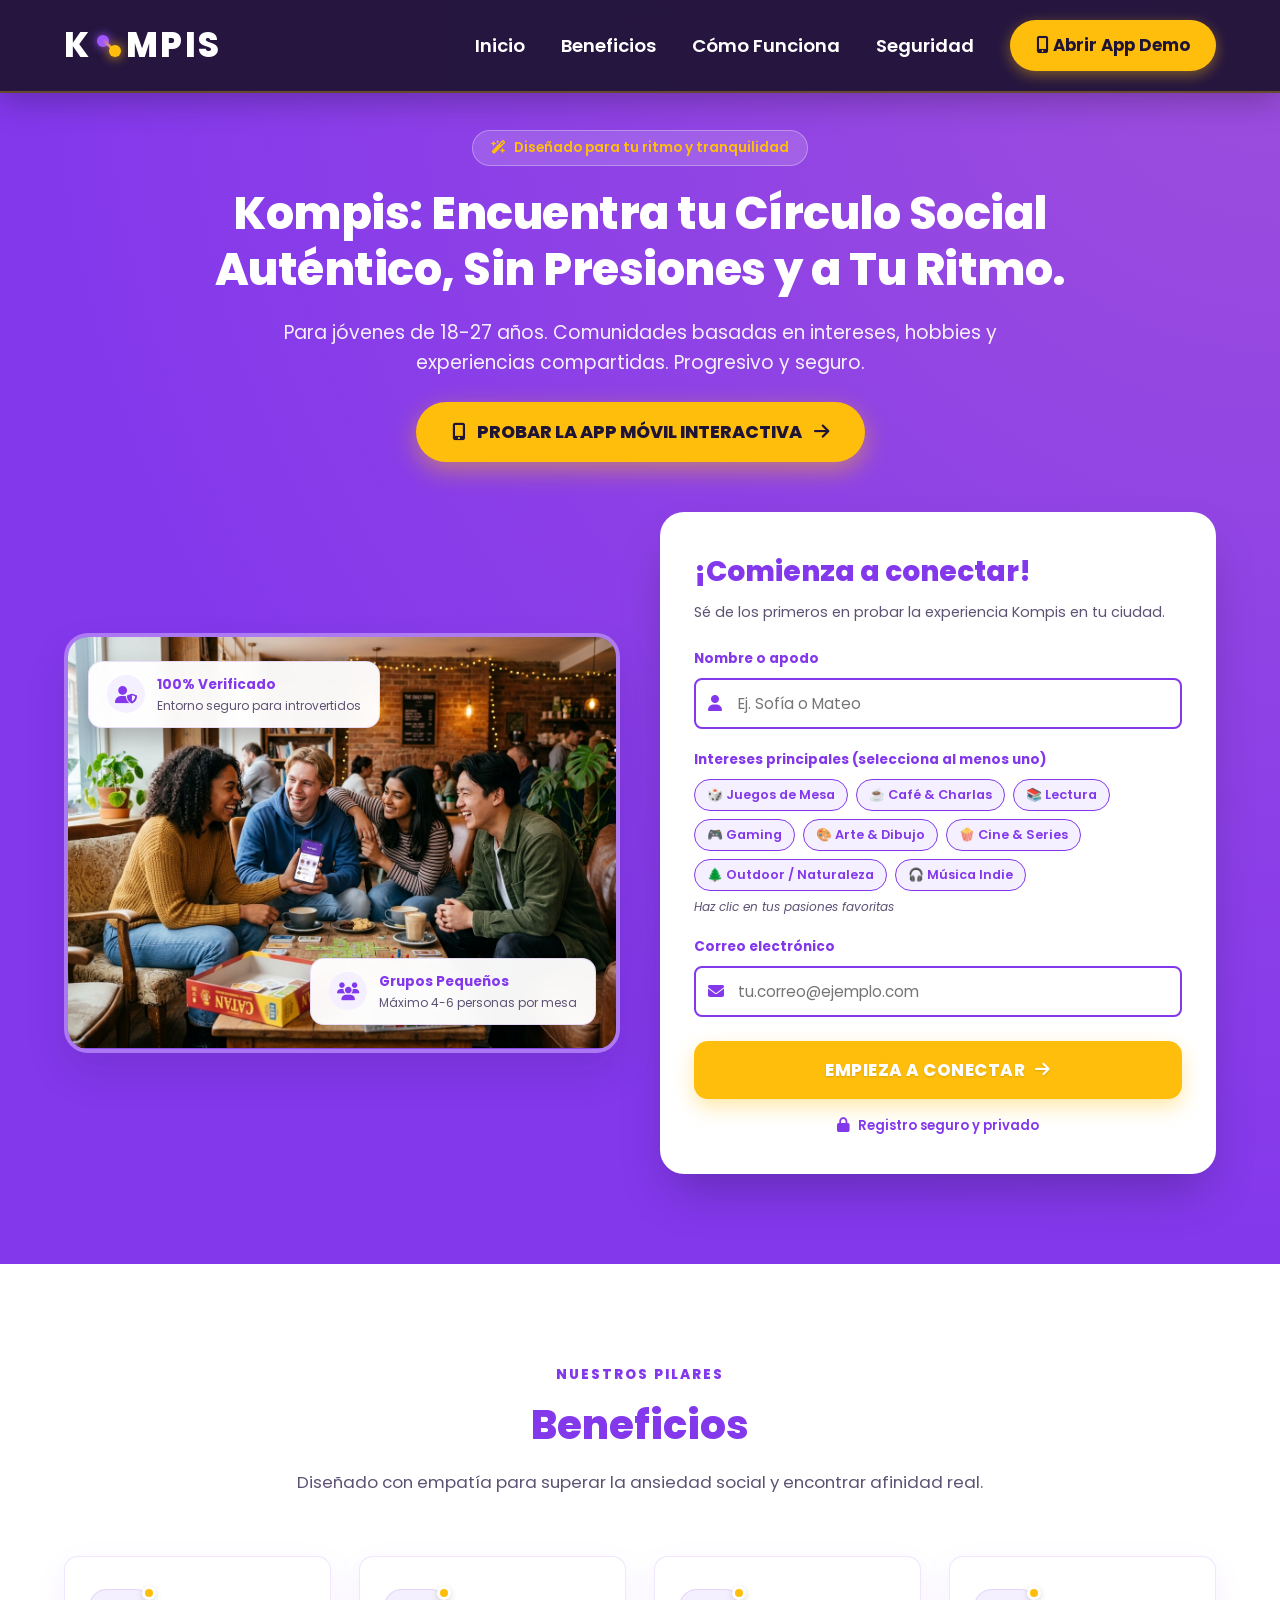
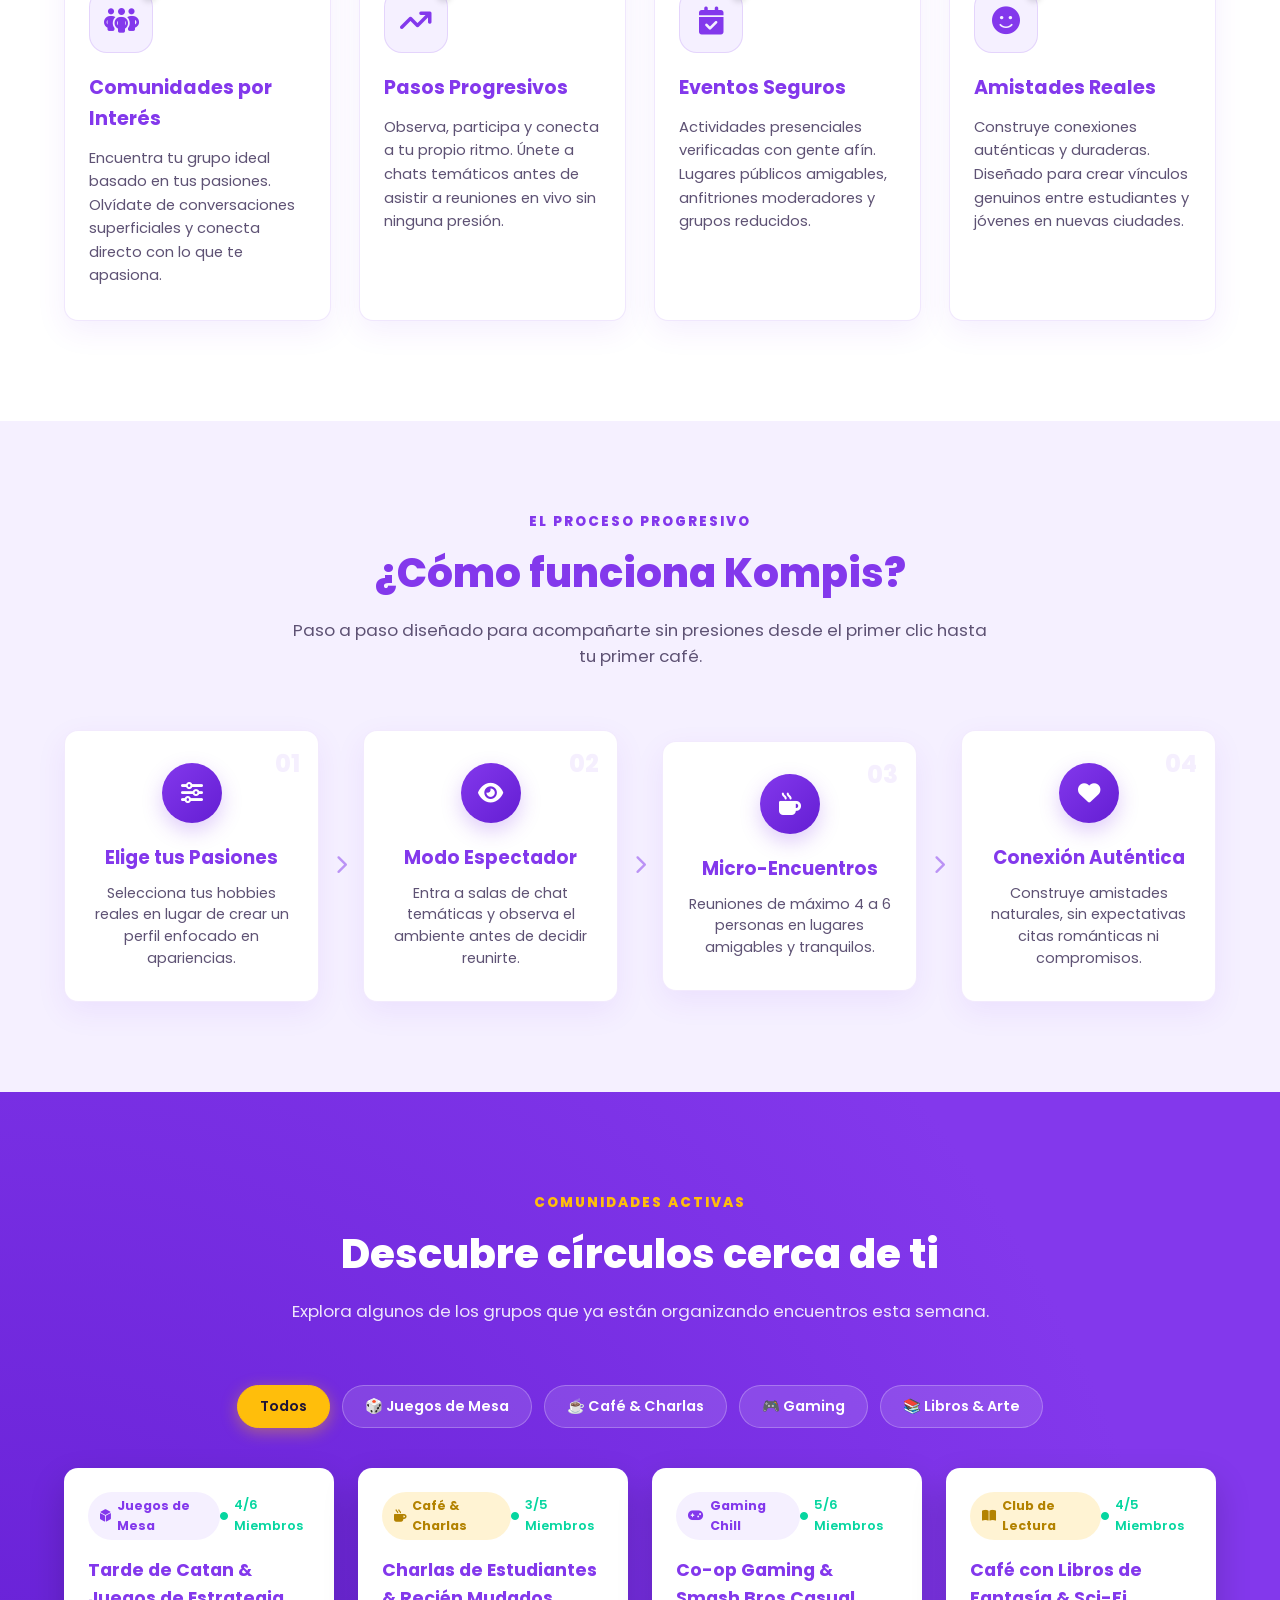
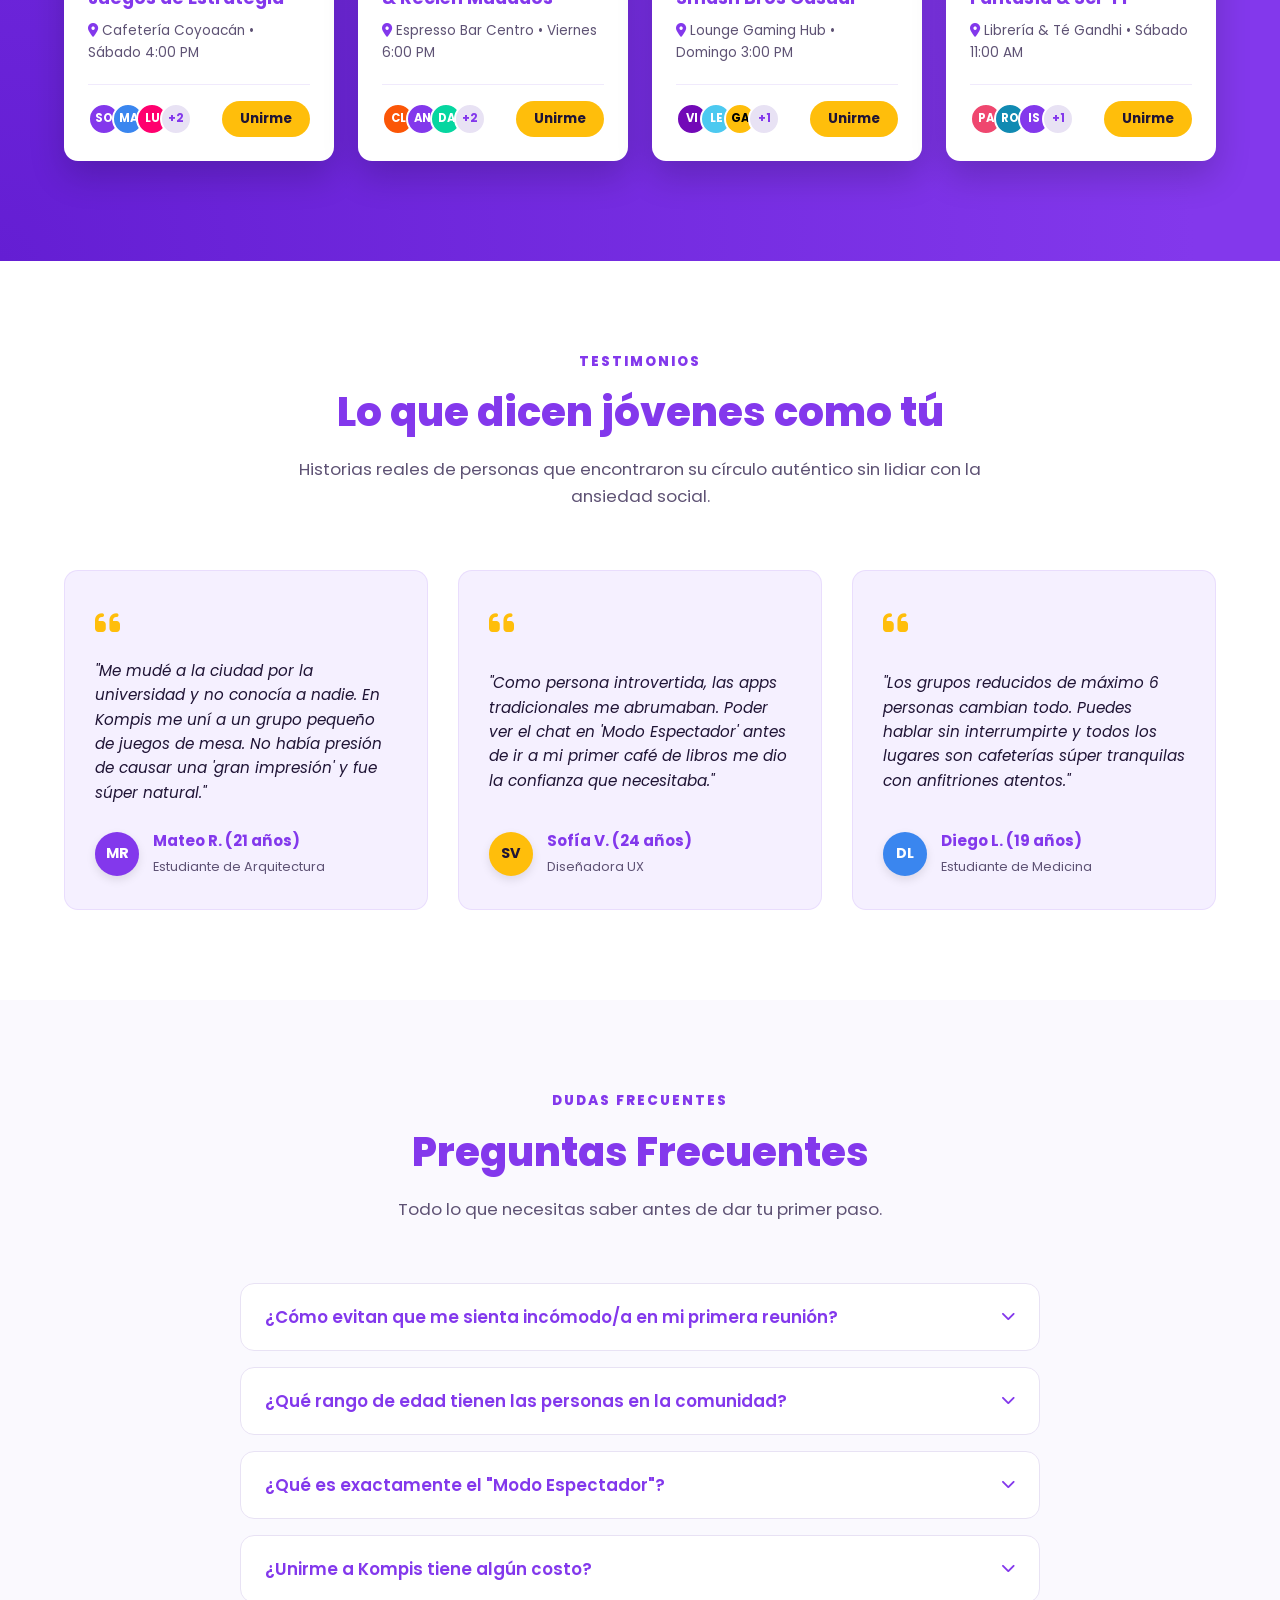
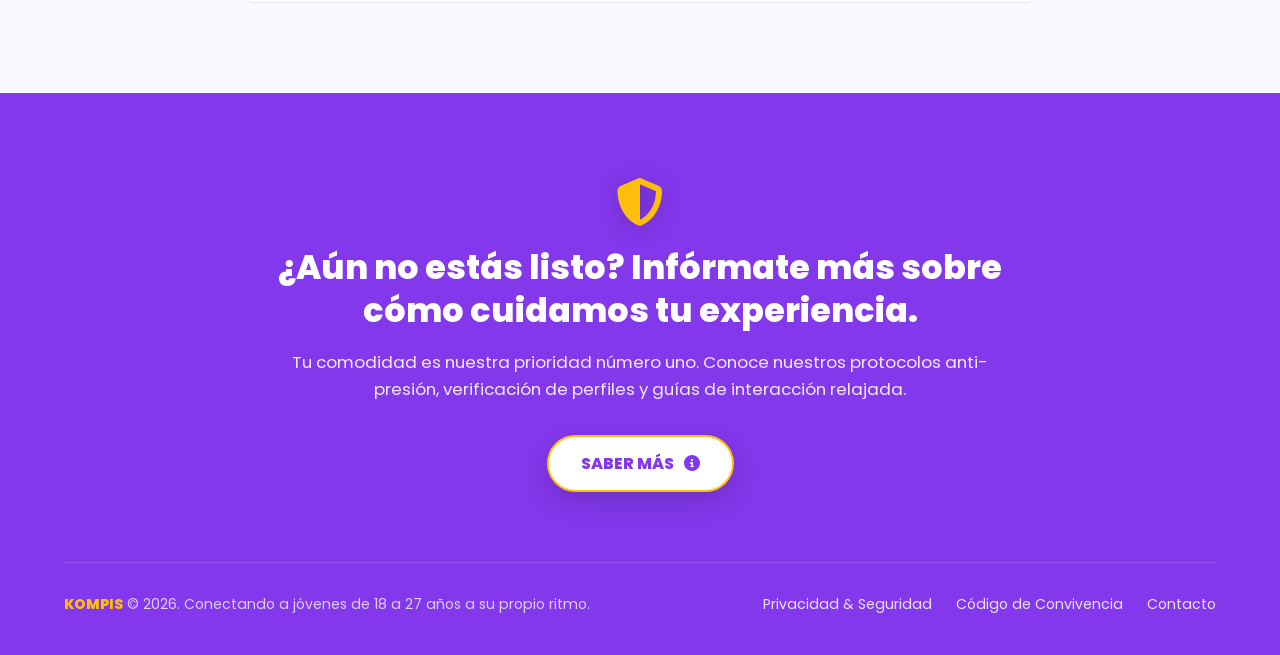
<file: index.html>
<!DOCTYPE html>
<html lang="es">
<head>
    <meta charset="UTF-8">
    <meta name="viewport" content="width=device-width, initial-scale=1.0">
    <title>Kompis - Encuentra tu Círculo Social Auténtico, Sin Presiones</title>
    <meta name="description" content="La app móvil para jóvenes de 18 a 27 años para conectar a su propio ritmo basada en intereses, hobbies y comunidades seguras.">
    <!-- Google Fonts: Poppins -->
    <link rel="preconnect" href="https://fonts.googleapis.com">
    <link rel="preconnect" href="https://fonts.gstatic.com" crossorigin>
    <link href="https://fonts.googleapis.com/css2?family=Poppins:wght@400;500;600;700;800&display=swap" rel="stylesheet">
    <!-- FontAwesome 6 Free Icons -->
    <link rel="stylesheet" href="https://cdnjs.cloudflare.com/ajax/libs/font-awesome/6.5.2/css/all.min.css">
    <link rel="stylesheet" href="styles.css">
</head>
<body>

    <!-- Background Connection Nodes Animation Canvas -->
    <canvas id="nodes-canvas"></canvas>

    <!-- Header -->
    <header class="main-header">
        <div class="container header-container">
            <a href="#" class="logo-link" id="header-logo">
                <div class="logo-text">
                    K<span class="logo-o"><span class="node-dot violet"></span><span class="node-line"></span><span class="node-dot yellow"></span></span>MPIS
                </div>
            </a>
            <nav class="main-nav">
                <a href="#hero" class="nav-link">Inicio</a>
                <a href="#beneficios" class="nav-link">Beneficios</a>
                <a href="#como-funciona" class="nav-link">Cómo Funciona</a>
                <a href="#seguridad" class="nav-link">Seguridad</a>
                <a href="app.html" class="nav-btn-cta"><i class="fa-solid fa-mobile-screen-button"></i> Abrir App Demo</a>
            </nav>
        </div>
    </header>

    <!-- Hero Section -->
    <section class="hero-section" id="hero">
        <div class="container hero-container">
            
            <!-- Hero Titles Header -->
            <div class="hero-header-content">
                <span class="badge-tag"><i class="fa-solid fa-wand-magic-sparkles"></i> Diseñado para tu ritmo y tranquilidad</span>
                <h1 class="hero-title">Kompis: Encuentra tu Círculo Social Auténtico, Sin Presiones y a Tu Ritmo.</h1>
                <p class="hero-subtitle">Para jóvenes de 18-27 años. Comunidades basadas en intereses, hobbies y experiencias compartidas. Progresivo y seguro.</p>
                
                <div class="hero-actions-container">
                    <a href="app.html" class="btn-hero-app-launch">
                        <i class="fa-solid fa-mobile-screen-button"></i>
                        <span>PROBAR LA APP MÓVIL INTERACTIVA</span>
                        <i class="fa-solid fa-arrow-right"></i>
                    </a>
                </div>
            </div>

            <!-- Hero Main Grid: Left Selling Image Card + Right Interactive Form -->
            <div class="hero-grid">
                
                <!-- Hero Selling Image Container (Left - Original Clean Framed Card) -->
                <div class="hero-image-wrapper">
                    <div class="hero-image-card">
                        <img src="hero_group.jpg" alt="Jóvenes compartiendo en un ambiente cómodo y auténtico con la app Kompis" class="hero-img">
                        
                        <!-- Floating Feature Pill 1 -->
                        <div class="floating-badge badge-1">
                            <div class="badge-icon"><i class="fa-solid fa-user-shield"></i></div>
                            <div class="badge-text">
                                <strong>100% Verificado</strong>
                                <span>Entorno seguro para introvertidos</span>
                            </div>
                        </div>

                        <!-- Floating Feature Pill 2 -->
                        <div class="floating-badge badge-2">
                            <div class="badge-icon"><i class="fa-solid fa-users"></i></div>
                            <div class="badge-text">
                                <strong>Grupos Pequeños</strong>
                                <span>Máximo 4-6 personas por mesa</span>
                            </div>
                        </div>
                    </div>
                </div>

                <!-- Hero Registration Form Panel (Right) -->
                <div class="hero-form-wrapper" id="registro">
                    <div class="form-card">
                        <h2 class="form-title">¡Comienza a conectar!</h2>
                        <p class="form-desc">Sé de los primeros en probar la experiencia Kompis en tu ciudad.</p>
                        
                        <form id="kompis-signup-form" onsubmit="handleFormSubmit(event)">
                            <div class="form-group">
                                <label for="name" class="form-label">Nombre o apodo</label>
                                <div class="input-with-icon">
                                    <i class="fa-solid fa-user input-icon"></i>
                                    <input type="text" id="name" class="form-input" placeholder="Ej. Sofía o Mateo" required>
                                </div>
                            </div>

                            <div class="form-group">
                                <label class="form-label">Intereses principales (selecciona al menos uno)</label>
                                <div class="interests-tag-cloud" id="tag-cloud">
                                    <button type="button" class="tag-btn" data-interest="Juegos de Mesa">🎲 Juegos de Mesa</button>
                                    <button type="button" class="tag-btn" data-interest="Café & Charlas">☕ Café & Charlas</button>
                                    <button type="button" class="tag-btn" data-interest="Lectura & Libros">📚 Lectura</button>
                                    <button type="button" class="tag-btn" data-interest="Videojuegos & Gaming">🎮 Gaming</button>
                                    <button type="button" class="tag-btn" data-interest="Arte & Ilustración">🎨 Arte & Dibujo</button>
                                    <button type="button" class="tag-btn" data-interest="Cine & Series">🍿 Cine & Series</button>
                                    <button type="button" class="tag-btn" data-interest="Senderismo">🌲 Outdoor / Naturaleza</button>
                                    <button type="button" class="tag-btn" data-interest="Música Indie">🎧 Música Indie</button>
                                </div>
                                <input type="hidden" id="selected-interests" name="interests" required>
                                <span class="interests-hint" id="interests-hint">Haz clic en tus pasiones favoritas</span>
                            </div>

                            <div class="form-group">
                                <label for="email" class="form-label">Correo electrónico</label>
                                <div class="input-with-icon">
                                    <i class="fa-solid fa-envelope input-icon"></i>
                                    <input type="email" id="email" class="form-input" placeholder="tu.correo@ejemplo.com" required>
                                </div>
                            </div>

                            <button type="submit" class="btn-cta-primary">
                                <span>EMPIEZA A CONECTAR</span>
                                <i class="fa-solid fa-arrow-right"></i>
                            </button>

                            <div class="security-privacy-note">
                                <i class="fa-solid fa-lock security-lock-icon"></i>
                                <span>Registro seguro y privado</span>
                            </div>
                        </form>
                    </div>
                </div>

            </div>
        </div>
    </section>

    <!-- Benefits Section -->
    <section class="benefits-section" id="beneficios">
        <div class="container">
            <div class="section-header">
                <span class="section-tag">NUESTROS PILARES</span>
                <h2 class="section-title">Beneficios</h2>
                <p class="section-subtitle">Diseñado con empatía para superar la ansiedad social y encontrar afinidad real.</p>
            </div>

            <div class="benefits-grid">
                
                <!-- Benefit 1 -->
                <div class="benefit-card">
                    <div class="benefit-icon-wrapper">
                        <div class="benefit-icon">
                            <i class="fa-solid fa-people-group"></i>
                            <span class="yellow-accent-dot"></span>
                        </div>
                    </div>
                    <h3 class="benefit-card-title">Comunidades por Interés</h3>
                    <p class="benefit-card-text">Encuentra tu grupo ideal basado en tus pasiones. Olvídate de conversaciones superficiales y conecta directo con lo que te apasiona.</p>
                </div>

                <!-- Benefit 2 -->
                <div class="benefit-card">
                    <div class="benefit-icon-wrapper">
                        <div class="benefit-icon">
                            <i class="fa-solid fa-arrow-trend-up"></i>
                            <span class="yellow-accent-dot"></span>
                        </div>
                    </div>
                    <h3 class="benefit-card-title">Pasos Progresivos</h3>
                    <p class="benefit-card-text">Observa, participa y conecta a tu propio ritmo. Únete a chats temáticos antes de asistir a reuniones en vivo sin ninguna presión.</p>
                </div>

                <!-- Benefit 3 -->
                <div class="benefit-card">
                    <div class="benefit-icon-wrapper">
                        <div class="benefit-icon">
                            <i class="fa-solid fa-calendar-check"></i>
                            <span class="yellow-accent-dot"></span>
                        </div>
                    </div>
                    <h3 class="benefit-card-title">Eventos Seguros</h3>
                    <p class="benefit-card-text">Actividades presenciales verificadas con gente afín. Lugares públicos amigables, anfitriones moderadores y grupos reducidos.</p>
                </div>

                <!-- Benefit 4 -->
                <div class="benefit-card">
                    <div class="benefit-icon-wrapper">
                        <div class="benefit-icon">
                            <i class="fa-solid fa-face-smile"></i>
                            <span class="yellow-accent-dot"></span>
                        </div>
                    </div>
                    <h3 class="benefit-card-title">Amistades Reales</h3>
                    <p class="benefit-card-text">Construye conexiones auténticas y duraderas. Diseñado para crear vínculos genuinos entre estudiantes y jóvenes en nuevas ciudades.</p>
                </div>

            </div>
        </div>
    </section>

    <!-- How it Works Section -->
    <section class="how-it-works-section" id="como-funciona">
        <div class="container">
            <div class="section-header">
                <span class="section-tag">EL PROCESO PROGRESIVO</span>
                <h2 class="section-title">¿Cómo funciona Kompis?</h2>
                <p class="section-subtitle">Paso a paso diseñado para acompañarte sin presiones desde el primer clic hasta tu primer café.</p>
            </div>

            <div class="steps-timeline">
                <div class="step-card">
                    <div class="step-number">01</div>
                    <div class="step-icon"><i class="fa-solid fa-sliders"></i></div>
                    <h3 class="step-title">Elige tus Pasiones</h3>
                    <p class="step-desc">Selecciona tus hobbies reales en lugar de crear un perfil enfocado en apariencias.</p>
                </div>
                <div class="step-connector"><i class="fa-solid fa-chevron-right"></i></div>

                <div class="step-card">
                    <div class="step-number">02</div>
                    <div class="step-icon"><i class="fa-solid fa-eye"></i></div>
                    <h3 class="step-title">Modo Espectador</h3>
                    <p class="step-desc">Entra a salas de chat temáticas y observa el ambiente antes de decidir reunirte.</p>
                </div>
                <div class="step-connector"><i class="fa-solid fa-chevron-right"></i></div>

                <div class="step-card">
                    <div class="step-number">03</div>
                    <div class="step-icon"><i class="fa-solid fa-mug-hot"></i></div>
                    <h3 class="step-title">Micro-Encuentros</h3>
                    <p class="step-desc">Reuniones de máximo 4 a 6 personas en lugares amigables y tranquilos.</p>
                </div>
                <div class="step-connector"><i class="fa-solid fa-chevron-right"></i></div>

                <div class="step-card">
                    <div class="step-number">04</div>
                    <div class="step-icon"><i class="fa-solid fa-heart"></i></div>
                    <h3 class="step-title">Conexión Auténtica</h3>
                    <p class="step-desc">Construye amistades naturales, sin expectativas citas románticas ni compromisos.</p>
                </div>
            </div>
        </div>
    </section>

    <!-- Interactive Live Group Explorer Widget -->
    <section class="live-explorer-section">
        <div class="container">
            <div class="section-header white-theme">
                <span class="section-tag yellow-text">COMUNIDADES ACTIVAS</span>
                <h2 class="section-title white-text">Descubre círculos cerca de ti</h2>
                <p class="section-subtitle light-text">Explora algunos de los grupos que ya están organizando encuentros esta semana.</p>
            </div>

            <div class="explorer-filters">
                <button type="button" class="filter-btn active" data-filter="all">Todos</button>
                <button type="button" class="filter-btn" data-filter="juegos">🎲 Juegos de Mesa</button>
                <button type="button" class="filter-btn" data-filter="cafe">☕ Café & Charlas</button>
                <button type="button" class="filter-btn" data-filter="gaming">🎮 Gaming</button>
                <button type="button" class="filter-btn" data-filter="lectura">📚 Libros & Arte</button>
            </div>

            <div class="groups-grid" id="groups-grid">
                <!-- Group Card 1 -->
                <div class="group-card" data-category="juegos">
                    <div class="group-header">
                        <span class="group-badge violet"><i class="fa-solid fa-dice-d6"></i> Juegos de Mesa</span>
                        <span class="group-status"><i class="fa-solid fa-circle pulse-dot"></i> 4/6 Miembros</span>
                    </div>
                    <h3 class="group-title">Tarde de Catan & Juegos de Estrategia</h3>
                    <p class="group-location"><i class="fa-solid fa-location-dot"></i> Cafetería Coyoacán • Sábado 4:00 PM</p>
                    <div class="group-footer">
                        <div class="member-avatars">
                            <span class="avatar" style="background-color: #8338ec;">SO</span>
                            <span class="avatar" style="background-color: #3a86ef;">MA</span>
                            <span class="avatar" style="background-color: #ff006e;">LU</span>
                            <span class="avatar empty">+2</span>
                        </div>
                        <button type="button" class="btn-group-action" onclick="scrollToRegister('Juegos de Mesa')">Unirme</button>
                    </div>
                </div>

                <!-- Group Card 2 -->
                <div class="group-card" data-category="cafe">
                    <div class="group-header">
                        <span class="group-badge yellow"><i class="fa-solid fa-mug-hot"></i> Café & Charlas</span>
                        <span class="group-status"><i class="fa-solid fa-circle pulse-dot"></i> 3/5 Miembros</span>
                    </div>
                    <h3 class="group-title">Charlas de Estudiantes & Recién Mudados</h3>
                    <p class="group-location"><i class="fa-solid fa-location-dot"></i> Espresso Bar Centro • Viernes 6:00 PM</p>
                    <div class="group-footer">
                        <div class="member-avatars">
                            <span class="avatar" style="background-color: #fb5607;">CL</span>
                            <span class="avatar" style="background-color: #8338ec;">AN</span>
                            <span class="avatar" style="background-color: #06d6a0;">DA</span>
                            <span class="avatar empty">+2</span>
                        </div>
                        <button type="button" class="btn-group-action" onclick="scrollToRegister('Café & Charlas')">Unirme</button>
                    </div>
                </div>

                <!-- Group Card 3 -->
                <div class="group-card" data-category="gaming">
                    <div class="group-header">
                        <span class="group-badge violet"><i class="fa-solid fa-gamepad"></i> Gaming Chill</span>
                        <span class="group-status"><i class="fa-solid fa-circle pulse-dot"></i> 5/6 Miembros</span>
                    </div>
                    <h3 class="group-title">Co-op Gaming & Smash Bros Casual</h3>
                    <p class="group-location"><i class="fa-solid fa-location-dot"></i> Lounge Gaming Hub • Domingo 3:00 PM</p>
                    <div class="group-footer">
                        <div class="member-avatars">
                            <span class="avatar" style="background-color: #7209b7;">VI</span>
                            <span class="avatar" style="background-color: #4cc9f0;">LE</span>
                            <span class="avatar" style="background-color: #ffbe0b; color:#000;">GA</span>
                            <span class="avatar empty">+1</span>
                        </div>
                        <button type="button" class="btn-group-action" onclick="scrollToRegister('Videojuegos & Gaming')">Unirme</button>
                    </div>
                </div>

                <!-- Group Card 4 -->
                <div class="group-card" data-category="lectura">
                    <div class="group-header">
                        <span class="group-badge yellow"><i class="fa-solid fa-book-open"></i> Club de Lectura</span>
                        <span class="group-status"><i class="fa-solid fa-circle pulse-dot"></i> 4/5 Miembros</span>
                    </div>
                    <h3 class="group-title">Café con Libros de Fantasía & Sci-Fi</h3>
                    <p class="group-location"><i class="fa-solid fa-location-dot"></i> Librería & Té Gandhi • Sábado 11:00 AM</p>
                    <div class="group-footer">
                        <div class="member-avatars">
                            <span class="avatar" style="background-color: #ef476f;">PA</span>
                            <span class="avatar" style="background-color: #118ab2;">RO</span>
                            <span class="avatar" style="background-color: #8338ec;">IS</span>
                            <span class="avatar empty">+1</span>
                        </div>
                        <button type="button" class="btn-group-action" onclick="scrollToRegister('Lectura & Libros')">Unirme</button>
                    </div>
                </div>
            </div>
        </div>
    </section>

    <!-- Testimonials Section -->
    <section class="testimonials-section">
        <div class="container">
            <div class="section-header">
                <span class="section-tag">TESTIMONIOS</span>
                <h2 class="section-title">Lo que dicen jóvenes como tú</h2>
                <p class="section-subtitle">Historias reales de personas que encontraron su círculo auténtico sin lidiar con la ansiedad social.</p>
            </div>

            <div class="testimonials-grid">
                <div class="testimonial-card">
                    <div class="quote-icon"><i class="fa-solid fa-quote-left"></i></div>
                    <p class="testimonial-text">"Me mudé a la ciudad por la universidad y no conocía a nadie. En Kompis me uní a un grupo pequeño de juegos de mesa. No había presión de causar una 'gran impresión' y fue súper natural."</p>
                    <div class="testimonial-author">
                        <div class="author-avatar" style="background-color: #8338ec;">MR</div>
                        <div>
                            <strong>Mateo R. (21 años)</strong>
                            <span>Estudiante de Arquitectura</span>
                        </div>
                    </div>
                </div>

                <div class="testimonial-card">
                    <div class="quote-icon"><i class="fa-solid fa-quote-left"></i></div>
                    <p class="testimonial-text">"Como persona introvertida, las apps tradicionales me abrumaban. Poder ver el chat en 'Modo Espectador' antes de ir a mi primer café de libros me dio la confianza que necesitaba."</p>
                    <div class="testimonial-author">
                        <div class="author-avatar" style="background-color: #ffbe0b; color:#1f1435;">SV</div>
                        <div>
                            <strong>Sofía V. (24 años)</strong>
                            <span>Diseñadora UX</span>
                        </div>
                    </div>
                </div>

                <div class="testimonial-card">
                    <div class="quote-icon"><i class="fa-solid fa-quote-left"></i></div>
                    <p class="testimonial-text">"Los grupos reducidos de máximo 6 personas cambian todo. Puedes hablar sin interrumpirte y todos los lugares son cafeterías súper tranquilas con anfitriones atentos."</p>
                    <div class="testimonial-author">
                        <div class="author-avatar" style="background-color: #3a86ef;">DL</div>
                        <div>
                            <strong>Diego L. (19 años)</strong>
                            <span>Estudiante de Medicina</span>
                        </div>
                    </div>
                </div>
            </div>
        </div>
    </section>

    <!-- FAQ Accordion Section -->
    <section class="faq-section">
        <div class="container">
            <div class="section-header">
                <span class="section-tag">DUDAS FRECUENTES</span>
                <h2 class="section-title">Preguntas Frecuentes</h2>
                <p class="section-subtitle">Todo lo que necesitas saber antes de dar tu primer paso.</p>
            </div>

            <div class="faq-accordion">
                <div class="faq-item">
                    <button type="button" class="faq-question">
                        <span>¿Cómo evitan que me sienta incómodo/a en mi primera reunión?</span>
                        <i class="fa-solid fa-chevron-down faq-icon"></i>
                    </button>
                    <div class="faq-answer">
                        <p>Todas nuestras actividades presenciales son en grupos muy pequeños (4 a 6 personas) en lugares tranquilos. Además, cada grupo cuenta con un anfitrión Kompis capacitado que propone dinámicas suaves para romper el hielo.</p>
                    </div>
                </div>

                <div class="faq-item">
                    <button type="button" class="faq-question">
                        <span>¿Qué rango de edad tienen las personas en la comunidad?</span>
                        <i class="fa-solid fa-chevron-down faq-icon"></i>
                    </button>
                    <div class="faq-answer">
                        <p>Kompis está diseñado exclusivamente para jóvenes de 18 a 27 años. Verificamos la identidad de cada miembro para mantener un ambiente seguro, afín y auténtico.</p>
                    </div>
                </div>

                <div class="faq-item">
                    <button type="button" class="faq-question">
                        <span>¿Qué es exactamente el "Modo Espectador"?</span>
                        <i class="fa-solid fa-chevron-down faq-icon"></i>
                    </button>
                    <div class="faq-answer">
                        <p>Es una función que te permite unirte al chat grupal de un evento para ver cómo interactúan los miembros antes de confirmar tu presencia presencial. Si sientes que no es el grupo indicado, puedes salirte en cualquier momento sin explicaciones.</p>
                    </div>
                </div>

                <div class="faq-item">
                    <button type="button" class="faq-question">
                        <span>¿Unirme a Kompis tiene algún costo?</span>
                        <i class="fa-solid fa-chevron-down faq-icon"></i>
                    </button>
                    <div class="faq-answer">
                        <p>El registro y el acceso a comunidades públicas es 100% gratuito durante la fase de lanzamiento beta. En los encuentros en cafeterías o espacios públicos, cada asistente cubre únicamente su consumo personal.</p>
                    </div>
                </div>
            </div>
        </div>
    </section>

    <!-- Second Chance / Footer Section -->
    <section class="footer-cta-section" id="seguridad">
        <div class="container footer-cta-container">
            <div class="footer-cta-content">
                <div class="node-graphic-floating">
                    <i class="fa-solid fa-shield-halved footer-shield-icon"></i>
                </div>
                <h2 class="footer-cta-title">¿Aún no estás listo? Infórmate más sobre cómo cuidamos tu experiencia.</h2>
                <p class="footer-cta-subtext">Tu comodidad es nuestra prioridad número uno. Conoce nuestros protocolos anti-presión, verificación de perfiles y guías de interacción relajada.</p>
                
                <button type="button" class="btn-cta-secondary" onclick="openSafetyModal()">
                    <span>SABER MÁS</span>
                    <i class="fa-solid fa-circle-info"></i>
                </button>
            </div>
            
            <div class="footer-bottom">
                <div class="footer-brand">
                    <span class="footer-logo">KOMPIS</span> &copy; 2026. Conectando a jóvenes de 18 a 27 años a su propio ritmo.
                </div>
                <div class="footer-links">
                    <a href="#" onclick="openSafetyModal(); return false;">Privacidad & Seguridad</a>
                    <a href="#">Código de Convivencia</a>
                    <a href="#">Contacto</a>
                </div>
            </div>
        </div>
    </section>

    <!-- Safety Information Modal -->
    <div class="modal-overlay" id="safety-modal">
        <div class="modal-card">
            <button class="modal-close-btn" onclick="closeSafetyModal()">&times;</button>
            <div class="modal-header">
                <div class="modal-icon-badge">
                    <i class="fa-solid fa-shield-halved"></i>
                </div>
                <h3>Seguridad & Conexión Progresiva en Kompis</h3>
            </div>
            <div class="modal-body">
                <div class="safety-feature-item">
                    <i class="fa-solid fa-user-check safety-item-icon"></i>
                    <div>
                        <h4>Verificación Personalizada</h4>
                        <p>Cada perfil pasa por un proceso de verificación para garantizar la autenticidad del grupo de 18 a 27 años.</p>
                    </div>
                </div>
                <div class="safety-feature-item">
                    <i class="fa-solid fa-door-open safety-item-icon"></i>
                    <div>
                        <h4>Salas de Observación "Modo Espectador"</h4>
                        <p>Puedes ingresar a chats de eventos para ver el ambiente antes de confirmar tu asistencia sin sentir ningún compromiso.</p>
                    </div>
                </div>
                <div class="safety-feature-item">
                    <i class="fa-solid fa-location-dot safety-item-icon"></i>
                    <div>
                        <h4>Puntos de Encuentro Certificados</h4>
                        <p>Nuestras actividades ocurren exclusivamente en cafés locales, librerías y espacios públicos tranquilos y seguros.</p>
                    </div>
                </div>
                <div class="safety-feature-item">
                    <i class="fa-solid fa-comments safety-item-icon"></i>
                    <div>
                        <h4>Anfitriones "Rompehielos"</h4>
                        <p>Cada encuentro cuenta con un anfitrión Kompis capacitado para facilitar dinámicas sutiles y evitar silencios incómodos.</p>
                    </div>
                </div>
            </div>
            <div class="modal-footer">
                <button class="modal-btn-understand" onclick="closeSafetyModal()">¡Entendido, suena genial!</button>
            </div>
        </div>
    </div>

    <!-- Confirmation Toast / Notification -->
    <div class="toast-notification" id="toast">
        <i class="fa-solid fa-circle-check toast-icon"></i>
        <div class="toast-content">
            <strong>¡Registro exitoso!</strong>
            <p>Bienvenido a la comunidad Kompis. Te enviaremos tu acceso exclusivo.</p>
        </div>
    </div>

    <script src="script.js"></script>
</body>
</html>
</file>
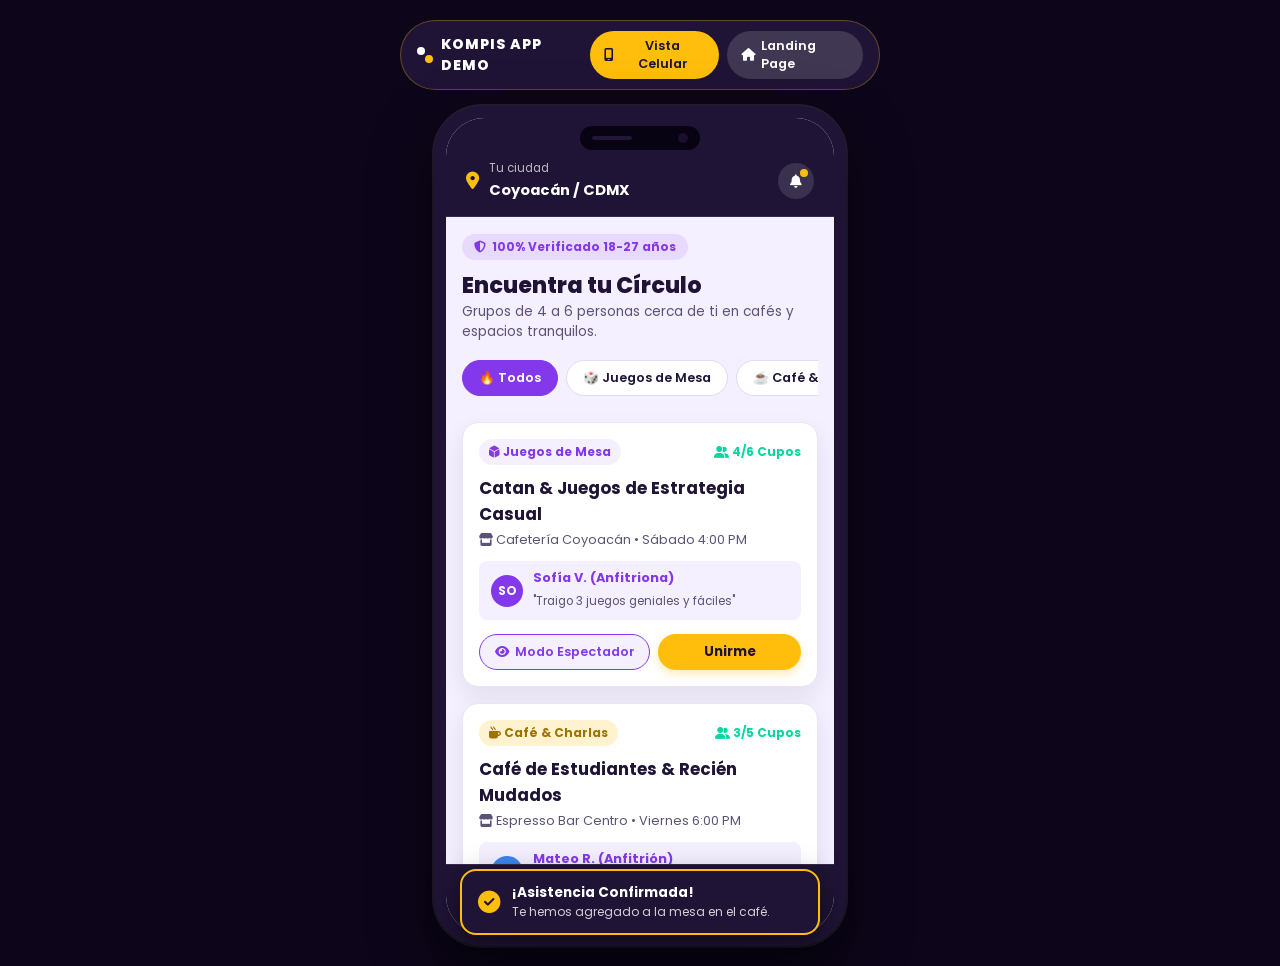
<file: app.html>
<!DOCTYPE html>
<html lang="es">
<head>
    <meta charset="UTF-8">
    <meta name="viewport" content="width=device-width, initial-scale=1.0">
    <title>Kompis - App Móvil Interactiva</title>
    <meta name="description" content="Aplicación móvil interactiva Kompis para conectar a jóvenes de 18 a 27 años a su propio ritmo.">
    <!-- Google Fonts: Poppins -->
    <link rel="preconnect" href="https://fonts.googleapis.com">
    <link rel="preconnect" href="https://fonts.gstatic.com" crossorigin>
    <link href="https://fonts.googleapis.com/css2?family=Poppins:wght@400;500;600;700;800&display=swap" rel="stylesheet">
    <!-- FontAwesome 6 Free Icons -->
    <link rel="stylesheet" href="https://cdnjs.cloudflare.com/ajax/libs/font-awesome/6.5.2/css/all.min.css">
    <link rel="stylesheet" href="app-styles.css">
</head>
<body>

    <!-- Outer Device Simulator Container -->
    <div class="device-viewport">
        
        <!-- Controls Top Bar -->
        <div class="simulator-header-bar">
            <div class="brand-badge">
                <span class="logo-o-mini"><span class="dot v"></span><span class="dot y"></span></span> KOMPIS APP DEMO
            </div>
            <div class="device-actions">
                <button type="button" class="device-btn active" id="btn-toggle-frame" onclick="togglePhoneFrame()">
                    <i class="fa-solid fa-mobile-screen"></i> <span>Vista Celular</span>
                </button>
                <a href="index.html" class="device-btn btn-landing">
                    <i class="fa-solid fa-house"></i> <span>Landing Page</span>
                </a>
            </div>
        </div>

        <!-- Phone Mockup Frame -->
        <div class="phone-frame" id="phone-frame">
            
            <!-- Phone Notch / Dynamic Island -->
            <div class="phone-notch">
                <div class="notch-speaker"></div>
                <div class="notch-camera"></div>
            </div>

            <!-- Phone Screen Content -->
            <div class="phone-screen">

                <!-- App Top Bar (Dynamic per view) -->
                <header class="app-top-bar">
                    <div class="user-location-info">
                        <i class="fa-solid fa-location-dot loc-icon"></i>
                        <div>
                            <span class="loc-label">Tu ciudad</span>
                            <strong class="loc-name">Coyoacán / CDMX</strong>
                        </div>
                    </div>
                    <div class="top-actions">
                        <button class="top-icon-btn" onclick="triggerNotificationSim()" title="Notificaciones">
                            <i class="fa-solid fa-bell"></i>
                            <span class="unread-dot"></span>
                        </button>
                    </div>
                </header>

                <!-- TAB VISTA 1: DESCUBRIR (FEED DE GRUPOS) -->
                <main class="app-tab-view active" id="view-discover">
                    <div class="view-header-banner">
                        <div class="tag-pill-safe"><i class="fa-solid fa-shield-halved"></i> 100% Verificado 18-27 años</div>
                        <h2>Encuentra tu Círculo</h2>
                        <p>Grupos de 4 a 6 personas cerca de ti en cafés y espacios tranquilos.</p>
                    </div>

                    <!-- Interest Category Filter Chips -->
                    <div class="filter-scroll-chips">
                        <button type="button" class="chip-btn active" data-interest="all">🔥 Todos</button>
                        <button type="button" class="chip-btn" data-interest="juegos">🎲 Juegos de Mesa</button>
                        <button type="button" class="chip-btn" data-interest="cafe">☕ Café & Charlas</button>
                        <button type="button" class="chip-btn" data-interest="gaming">🎮 Gaming</button>
                        <button type="button" class="chip-btn" data-interest="lectura">📚 Libros</button>
                    </div>

                    <!-- Groups List -->
                    <div class="app-groups-list" id="discover-groups-list">
                        <!-- Group Card 1 -->
                        <div class="app-group-card" data-category="juegos">
                            <div class="card-top-status">
                                <span class="badge-interest violet"><i class="fa-solid fa-dice-d6"></i> Juegos de Mesa</span>
                                <span class="badge-seats"><i class="fa-solid fa-user-group"></i> 4/6 Cupos</span>
                            </div>
                            <h3 class="card-group-name">Catan & Juegos de Estrategia Casual</h3>
                            <p class="card-location"><i class="fa-solid fa-store"></i> Cafetería Coyoacán • Sábado 4:00 PM</p>
                            
                            <div class="card-host-row">
                                <div class="host-avatar" style="background-color: #8338ec;">SO</div>
                                <div class="host-meta">
                                    <strong>Sofía V. (Anfitriona)</strong>
                                    <span>"Traigo 3 juegos geniales y fáciles"</span>
                                </div>
                            </div>

                            <div class="card-actions">
                                <button type="button" class="btn-app-secondary" onclick="enterSpectatorMode('Catan & Juegos de Estrategia')">
                                    <i class="fa-solid fa-eye"></i> <span>Modo Espectador</span>
                                </button>
                                <button type="button" class="btn-app-primary" onclick="confirmAssistanceGroup('Catan & Juegos de Estrategia')">
                                    <span>Unirme</span>
                                </button>
                            </div>
                        </div>

                        <!-- Group Card 2 -->
                        <div class="app-group-card" data-category="cafe">
                            <div class="card-top-status">
                                <span class="badge-interest yellow"><i class="fa-solid fa-mug-hot"></i> Café & Charlas</span>
                                <span class="badge-seats"><i class="fa-solid fa-user-group"></i> 3/5 Cupos</span>
                            </div>
                            <h3 class="card-group-name">Café de Estudiantes & Recién Mudados</h3>
                            <p class="card-location"><i class="fa-solid fa-store"></i> Espresso Bar Centro • Viernes 6:00 PM</p>
                            
                            <div class="card-host-row">
                                <div class="host-avatar" style="background-color: #3a86ef;">MA</div>
                                <div class="host-meta">
                                    <strong>Mateo R. (Anfitrión)</strong>
                                    <span>"Charla relajada sobre la universidad"</span>
                                </div>
                            </div>

                            <div class="card-actions">
                                <button type="button" class="btn-app-secondary" onclick="enterSpectatorMode('Café de Estudiantes')">
                                    <i class="fa-solid fa-eye"></i> <span>Modo Espectador</span>
                                </button>
                                <button type="button" class="btn-app-primary" onclick="confirmAssistanceGroup('Café de Estudiantes')">
                                    <span>Unirme</span>
                                </button>
                            </div>
                        </div>

                        <!-- Group Card 3 -->
                        <div class="app-group-card" data-category="gaming">
                            <div class="card-top-status">
                                <span class="badge-interest violet"><i class="fa-solid fa-gamepad"></i> Gaming</span>
                                <span class="badge-seats"><i class="fa-solid fa-user-group"></i> 5/6 Cupos</span>
                            </div>
                            <h3 class="card-group-name">Co-op Gaming & Smash Bros Casual</h3>
                            <p class="card-location"><i class="fa-solid fa-store"></i> Gaming Hub Lounge • Domingo 3:00 PM</p>
                            
                            <div class="card-host-row">
                                <div class="host-avatar" style="background-color: #06d6a0;">DL</div>
                                <div class="host-meta">
                                    <strong>Diego L. (Anfitrión)</strong>
                                    <span>"Nivel principiante amigable"</span>
                                </div>
                            </div>

                            <div class="card-actions">
                                <button type="button" class="btn-app-secondary" onclick="enterSpectatorMode('Co-op Gaming')">
                                    <i class="fa-solid fa-eye"></i> <span>Modo Espectador</span>
                                </button>
                                <button type="button" class="btn-app-primary" onclick="confirmAssistanceGroup('Co-op Gaming')">
                                    <span>Unirme</span>
                                </button>
                            </div>
                        </div>
                    </div>
                </main>


                <!-- TAB VISTA 2: MODO ESPECTADOR (CHAT SIMULADO EN TIEMPO REAL) -->
                <main class="app-tab-view" id="view-spectator">
                    <!-- Spectator Chat Header -->
                    <div class="chat-header-bar">
                        <div class="chat-group-info">
                            <span class="spectator-mode-pill"><i class="fa-solid fa-eye"></i> Modo Espectador Activo</span>
                            <h3 id="current-chat-title">Catan & Juegos de Estrategia</h3>
                            <span class="chat-subtitle">4 miembros en la sala • Anfitriona: Sofía V.</span>
                        </div>
                    </div>

                    <!-- Chat Info Banner -->
                    <div class="spectator-notice">
                        <i class="fa-solid fa-lock-open notice-icon"></i>
                        <p>Estás en <strong>Modo Espectador</strong>. Puedes observar la conversación tranquilamente sin compromiso antes de decidir asistir.</p>
                    </div>

                    <!-- Chat Messages Area -->
                    <div class="chat-messages-area" id="chat-messages-container">
                        <!-- Message 1: Host Icebreaker -->
                        <div class="chat-bubble host-bubble">
                            <div class="bubble-header">
                                <strong>Sofía V. (Anfitriona)</strong>
                                <span class="badge-host">Host Kompis</span>
                            </div>
                            <p>¡Hola a todos! 👋 Qué gusto que se estén sumando. Vamos a estar en la mesa redonda del fondo de la cafetería. Nadie tiene que preocuparse por llegar temprano ni hablar rápido, es 100% libre.</p>
                            <span class="bubble-time">10:14 AM</span>
                        </div>

                        <!-- Message 2: Member 1 -->
                        <div class="chat-bubble member-bubble">
                            <div class="bubble-header">
                                <strong style="color: #ff006e;">Mateo R.</strong>
                            </div>
                            <p>¡Genial! Yo llevo un par de juegos más por si quieren probar opciones rápidas 🎲</p>
                            <span class="bubble-time">10:16 AM</span>
                        </div>

                        <!-- Message 3: Member 2 -->
                        <div class="chat-bubble member-bubble">
                            <div class="bubble-header">
                                <strong style="color: #3a86ef;">Lucía M.</strong>
                            </div>
                            <p>Super, es mi primera vez en Kompis y la verdad me da un poco de pena, pero me alegra que sea un grupo reducido ☕</p>
                            <span class="bubble-time">10:18 AM</span>
                        </div>

                        <!-- Message 4: Host Reply -->
                        <div class="chat-bubble host-bubble">
                            <div class="bubble-header">
                                <strong>Sofía V. (Anfitriona)</strong>
                            </div>
                            <p>@Lucía ¡No te preocupes para nada! La idea es pasarla bien tranquilos. ¡Bienvenida!</p>
                            <span class="bubble-time">10:20 AM</span>
                        </div>
                    </div>

                    <!-- Bottom CTA & Input Bar inside Spectator View -->
                    <div class="chat-bottom-control">
                        <div class="chat-input-row">
                            <input type="text" id="chat-input-field" placeholder="Escribe algo suave o saluda..." onkeypress="handleChatKeyPress(event)">
                            <button type="button" class="btn-send-msg" onclick="sendUserChatMessage()">
                                <i class="fa-solid fa-paper-plane"></i>
                            </button>
                        </div>
                        
                        <!-- Main CTA: Confirm Spot -->
                        <button type="button" class="btn-confirm-attendance" onclick="confirmCurrentSpectatorGroup()">
                            <i class="fa-solid fa-circle-check"></i>
                            <span>¡ME SIENTO CÓMODO(A), CONFIRMAR ASISTENCIA!</span>
                        </button>
                    </div>
                </main>


                <!-- TAB VISTA 3: MIS ENCUENTROS (AGENDA & ROMPEHIELOS) -->
                <main class="app-tab-view" id="view-schedule">
                    <div class="view-header-banner">
                        <h2>Mis Encuentros</h2>
                        <p>Tus reuniones confirmadas y herramientas rompehielos.</p>
                    </div>

                    <!-- Upcoming Meetups Container -->
                    <div class="my-meetups-list" id="my-meetups-list">
                        <!-- Upcoming Item 1 -->
                        <div class="meetup-ticket-card" id="ticket-catan">
                            <div class="ticket-status-bar">
                                <span class="status-badge-active"><i class="fa-solid fa-circle-check"></i> Asistencia Confirmada</span>
                                <span class="ticket-date">Sábado 4:00 PM</span>
                            </div>
                            <h3 class="ticket-title">Catan & Juegos de Estrategia</h3>
                            <p class="ticket-place"><i class="fa-solid fa-location-dot"></i> Cafetería Coyoacán, Calle Allende #42</p>

                            <div class="ticket-details-box">
                                <div class="detail-item">
                                    <i class="fa-solid fa-users"></i>
                                    <span>4 Miembros en tu mesa</span>
                                </div>
                                <div class="detail-item">
                                    <i class="fa-solid fa-user-shield"></i>
                                    <span>Anfitriona: Sofía V.</span>
                                </div>
                            </div>

                            <div class="ticket-actions">
                                <button type="button" class="btn-ticket-icebreaker" onclick="openIcebreakerModal()">
                                    <i class="fa-solid fa-wand-magic-sparkles"></i> <span>Ver Rompehielos</span>
                                </button>
                                <button type="button" class="btn-ticket-cancel" onclick="cancelMeetup('ticket-catan')">
                                    <i class="fa-solid fa-xmark"></i> <span>Cancelar sin culpa</span>
                                </button>
                            </div>
                        </div>
                    </div>

                    <!-- Icebreaker Prompt Generator Widget -->
                    <div class="icebreaker-widget-box">
                        <div class="widget-header">
                            <i class="fa-solid fa-comments widget-icon"></i>
                            <div>
                                <h4>Generador de Temas Rompehielos</h4>
                                <span>¿Sin saber de qué hablar en el café? Haz clic para una idea genial.</span>
                            </div>
                        </div>
                        <div class="icebreaker-card-display" id="icebreaker-card-text">
                            "¿Cuál es el juego de mesa o videojuego de tu infancia que más recuerdas con cariño?"
                        </div>
                        <button type="button" class="btn-new-icebreaker" onclick="generateNewIcebreaker()">
                            <i class="fa-solid fa-rotate"></i> <span>Generar Otra Pregunta</span>
                        </button>
                    </div>
                </main>


                <!-- TAB VISTA 4: MI PERFIL -->
                <main class="app-tab-view" id="view-profile">
                    <div class="profile-header-card">
                        <div class="profile-avatar-big">
                            <span>SO</span>
                            <span class="verified-badge" title="Usuario Verificado"><i class="fa-solid fa-check"></i></span>
                        </div>
                        <h3 class="profile-name">Sofía Hernández</h3>
                        <span class="profile-age">22 años • Estudiante de Diseño</span>
                        <div class="profile-status-chip">
                            <i class="fa-solid fa-face-smile"></i> <span>Busco conexiones tranquilas sin prisa</span>
                        </div>
                    </div>

                    <div class="profile-section-card">
                        <h4><i class="fa-solid fa-heart"></i> Mis Pasiones E Intereses</h4>
                        <div class="profile-tags-cloud">
                            <span class="tag-pill active">🎲 Juegos de Mesa</span>
                            <span class="tag-pill active">☕ Café & Charlas</span>
                            <span class="tag-pill active">🎨 Dibujo</span>
                            <span class="tag-pill">🎮 Gaming</span>
                            <span class="tag-pill">📚 Lectura</span>
                        </div>
                    </div>

                    <div class="profile-section-card">
                        <h4><i class="fa-solid fa-sliders"></i> Preferencias de Comodidad</h4>
                        <div class="pref-item">
                            <div>
                                <strong>Tamaño Máximo de Grupo</strong>
                                <p>Prefiero grupos reducidos de máximo 4 personas</p>
                            </div>
                            <span class="pref-value">4 Personas</span>
                        </div>
                        <div class="pref-item">
                            <div>
                                <strong>Notificaciones de Eventos</strong>
                                <p>Avisar con 24 hrs de anticipación</p>
                            </div>
                            <span class="pref-value">Activado</span>
                        </div>
                    </div>

                    <div class="profile-section-card">
                        <button type="button" class="btn-profile-edit" onclick="triggerSaveProfileSim()">
                            <i class="fa-solid fa-pen-to-square"></i> <span>Guardar Cambios de Perfil</span>
                        </button>
                    </div>
                </main>


                <!-- APP BOTTOM TAB BAR NAVEGACIÓN -->
                <nav class="app-bottom-nav">
                    <button type="button" class="nav-tab-item active" data-tab="view-discover" onclick="switchAppTab('view-discover')">
                        <i class="fa-solid fa-compass tab-icon"></i>
                        <span class="tab-label">Descubrir</span>
                    </button>

                    <button type="button" class="nav-tab-item" data-tab="view-spectator" onclick="switchAppTab('view-spectator')">
                        <i class="fa-solid fa-eye tab-icon"></i>
                        <span class="tab-label">Espectador</span>
                        <span class="tab-badge-dot"></span>
                    </button>

                    <button type="button" class="nav-tab-item" data-tab="view-schedule" onclick="switchAppTab('view-schedule')">
                        <i class="fa-solid fa-calendar-days tab-icon"></i>
                        <span class="tab-label">Encuentros</span>
                    </button>

                    <button type="button" class="nav-tab-item" data-tab="view-profile" onclick="switchAppTab('view-profile')">
                        <i class="fa-solid fa-user tab-icon"></i>
                        <span class="tab-label">Perfil</span>
                    </button>
                </nav>

            </div>
        </div>
    </div>

    <!-- Toast Notification Popup inside App -->
    <div class="app-toast-popup" id="app-toast">
        <div class="toast-icon-wrapper">
            <i class="fa-solid fa-circle-check"></i>
        </div>
        <div class="toast-body">
            <strong id="app-toast-title">¡Asistencia Confirmada!</strong>
            <p id="app-toast-msg">Te hemos agregado a la mesa en el café.</p>
        </div>
    </div>

    <script src="app-script.js"></script>
</body>
</html>
</file>
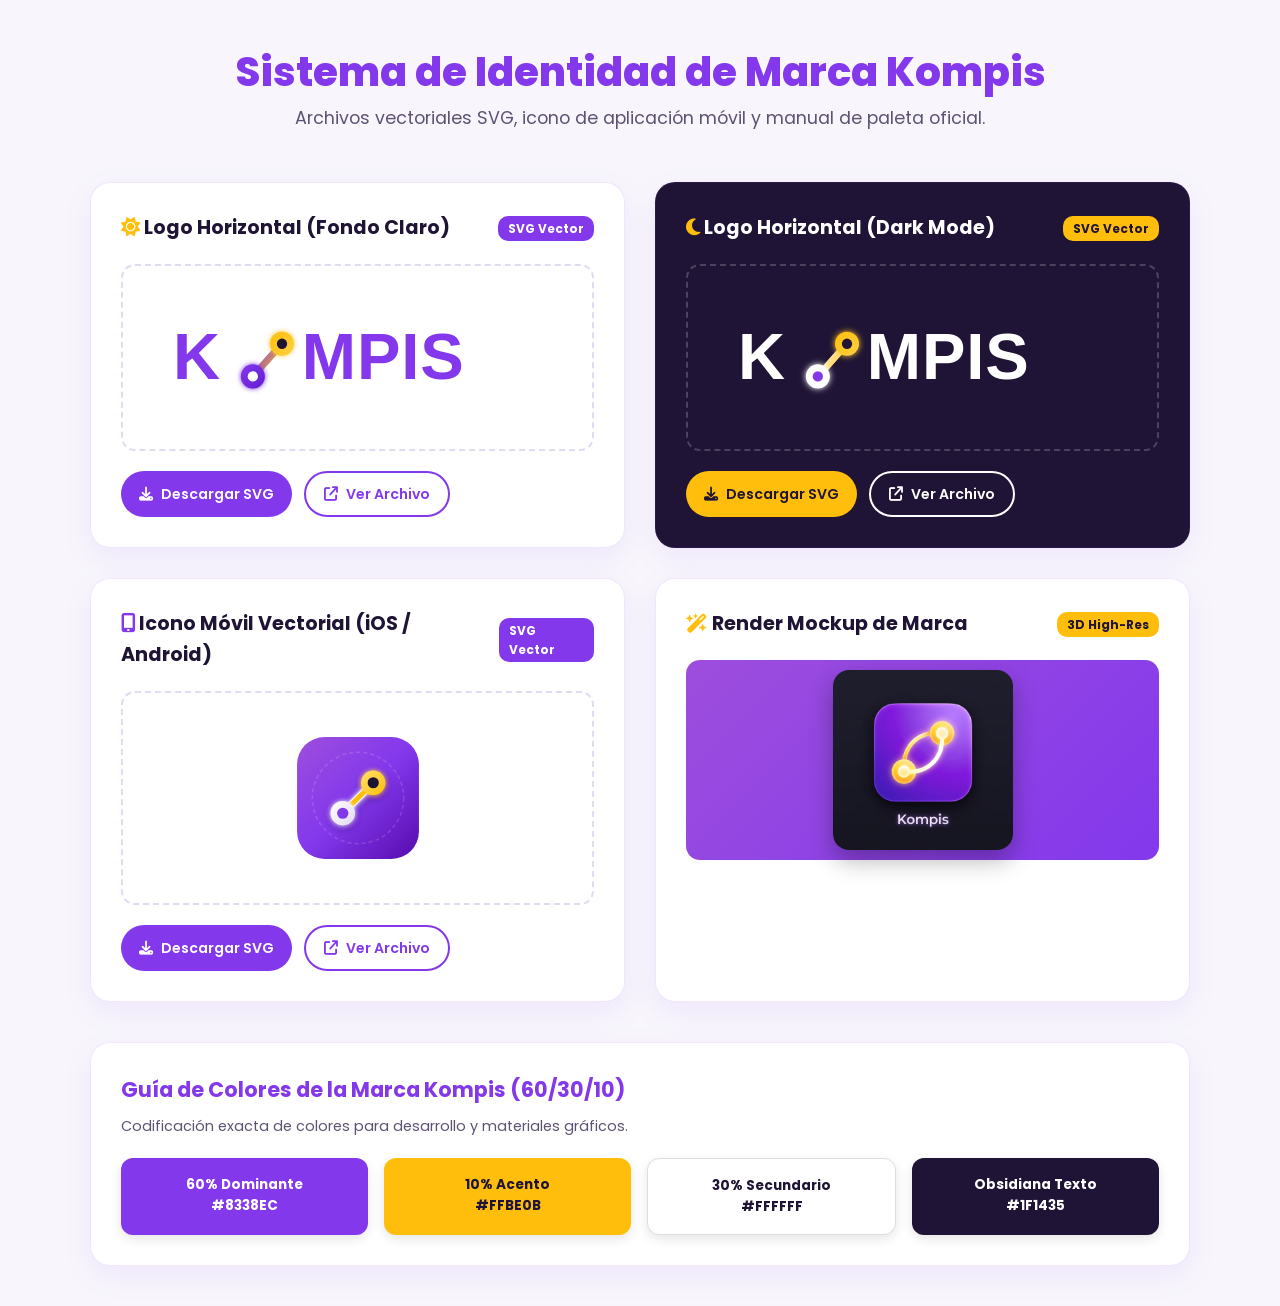
<file: logo-showcase.html>
<!DOCTYPE html>
<html lang="es">
<head>
    <meta charset="UTF-8">
    <meta name="viewport" content="width=device-width, initial-scale=1.0">
    <title>Kompis - Identidad de Marca y Sistema de Logos</title>
    <link rel="preconnect" href="https://fonts.googleapis.com">
    <link rel="preconnect" href="https://fonts.gstatic.com" crossorigin>
    <link href="https://fonts.googleapis.com/css2?family=Poppins:wght@400;600;700;800&display=swap" rel="stylesheet">
    <link rel="stylesheet" href="https://cdnjs.cloudflare.com/ajax/libs/font-awesome/6.5.2/css/all.min.css">
    <style>
        :root {
            --color-violet: #8338ec;
            --color-yellow: #ffbe0b;
            --color-white: #ffffff;
            --color-dark: #1f1435;
            --color-light-bg: #f8f6fc;
        }
        * { box-sizing: border-box; margin: 0; padding: 0; }
        body {
            font-family: 'Poppins', sans-serif;
            background-color: var(--color-light-bg);
            color: var(--color-dark);
            padding: 40px 20px;
            line-height: 1.6;
        }
        .container {
            max-width: 1100px;
            margin: 0 auto;
        }
        .header {
            text-align: center;
            margin-bottom: 50px;
        }
        .header h1 {
            font-size: 2.5rem;
            color: var(--color-violet);
            font-weight: 800;
        }
        .header p {
            color: #5e5274;
            font-size: 1.1rem;
        }
        .grid {
            display: grid;
            grid-template-columns: repeat(auto-fit, minmax(480px, 1fr));
            gap: 30px;
            margin-bottom: 40px;
        }
        @media(max-width: 600px) {
            .grid { grid-template-columns: 1fr; }
        }
        .card {
            background-color: #fff;
            border-radius: 20px;
            padding: 30px;
            box-shadow: 0 10px 30px rgba(131, 56, 236, 0.08);
            border: 1px solid rgba(131, 56, 236, 0.12);
        }
        .card-dark {
            background-color: var(--color-dark);
            color: #fff;
        }
        .card-title {
            font-size: 1.2rem;
            font-weight: 700;
            margin-bottom: 20px;
            display: flex;
            align-items: center;
            justify-content: space-between;
        }
        .card-dark .card-title { color: #fff; }
        .logo-preview-box {
            display: flex;
            align-items: center;
            justify-content: center;
            padding: 40px 20px;
            border-radius: 14px;
            min-height: 160px;
        }
        .bg-light-box { background-color: #ffffff; border: 2px dashed #e2d9f3; }
        .bg-dark-box { background-color: var(--color-dark); border: 2px dashed rgba(255, 255, 255, 0.2); }
        .bg-gradient-box { background: linear-gradient(135deg, #9d4edd, #8338ec); }
        
        .logo-preview-box img, .logo-preview-box svg {
            max-width: 100%;
            height: auto;
            max-height: 120px;
        }
        
        .action-row {
            display: flex;
            gap: 12px;
            margin-top: 20px;
        }
        .btn {
            background-color: var(--color-violet);
            color: #fff;
            text-decoration: none;
            padding: 10px 18px;
            border-radius: 99px;
            font-size: 0.88rem;
            font-weight: 600;
            display: inline-flex;
            align-items: center;
            gap: 8px;
            border: none;
            cursor: pointer;
            transition: all 0.2s ease;
        }
        .btn:hover { background-color: #641ed3; transform: translateY(-2px); }
        .btn-yellow {
            background-color: var(--color-yellow);
            color: var(--color-dark);
        }
        .btn-yellow:hover { background-color: #ffd043; }
        .btn-outline {
            background: transparent;
            border: 2px solid var(--color-violet);
            color: var(--color-violet);
        }
        .btn-outline:hover { background: var(--color-violet); color: #fff; }

        .palette-row {
            display: flex;
            gap: 16px;
            margin-top: 20px;
            flex-wrap: wrap;
        }
        .color-chip {
            flex: 1;
            min-width: 120px;
            padding: 16px;
            border-radius: 12px;
            color: #fff;
            font-weight: 700;
            font-size: 0.85rem;
            box-shadow: 0 4px 12px rgba(0,0,0,0.1);
            text-align: center;
        }
        .chip-violet { background-color: #8338ec; }
        .chip-yellow { background-color: #ffbe0b; color: #1f1435; }
        .chip-white { background-color: #ffffff; color: #1f1435; border: 1px solid #ddd; }
        .chip-dark { background-color: #1f1435; }
    </style>
</head>
<body>

    <div class="container">
        <div class="header">
            <h1>Sistema de Identidad de Marca Kompis</h1>
            <p>Archivos vectoriales SVG, icono de aplicación móvil y manual de paleta oficial.</p>
        </div>

        <div class="grid">
            <!-- 1. Logo Principal (Fondo Claro) -->
            <div class="card">
                <div class="card-title">
                    <span><i class="fa-solid fa-sun" style="color: #ffbe0b;"></i> Logo Horizontal (Fondo Claro)</span>
                    <span class="badge" style="font-size:0.75rem; background:#8338ec; color:#fff; padding:3px 10px; border-radius:10px;">SVG Vector</span>
                </div>
                <div class="logo-preview-box bg-light-box">
                    <img src="kompis-logo-full.svg" alt="Kompis Logo Full">
                </div>
                <div class="action-row">
                    <a href="kompis-logo-full.svg" download class="btn"><i class="fa-solid fa-download"></i> Descargar SVG</a>
                    <a href="kompis-logo-full.svg" target="_blank" class="btn btn-outline"><i class="fa-solid fa-arrow-up-right-from-square"></i> Ver Archivo</a>
                </div>
            </div>

            <!-- 2. Logo Horizontal (Fondo Oscuro / Dark Mode) -->
            <div class="card card-dark">
                <div class="card-title">
                    <span><i class="fa-solid fa-moon" style="color: #ffbe0b;"></i> Logo Horizontal (Dark Mode)</span>
                    <span class="badge" style="font-size:0.75rem; background:#ffbe0b; color:#1f1435; padding:3px 10px; border-radius:10px;">SVG Vector</span>
                </div>
                <div class="logo-preview-box bg-dark-box">
                    <img src="kompis-logo-dark.svg" alt="Kompis Logo Dark Mode">
                </div>
                <div class="action-row">
                    <a href="kompis-logo-dark.svg" download class="btn btn-yellow"><i class="fa-solid fa-download"></i> Descargar SVG</a>
                    <a href="kompis-logo-dark.svg" target="_blank" class="btn btn-outline" style="border-color:#fff; color:#fff;"><i class="fa-solid fa-arrow-up-right-from-square"></i> Ver Archivo</a>
                </div>
            </div>

            <!-- 3. Icono de App Móvil Vectorial (Squircle) -->
            <div class="card">
                <div class="card-title">
                    <span><i class="fa-solid fa-mobile-screen-button" style="color: #8338ec;"></i> Icono Móvil Vectorial (iOS / Android)</span>
                    <span class="badge" style="font-size:0.75rem; background:#8338ec; color:#fff; padding:3px 10px; border-radius:10px;">SVG Vector</span>
                </div>
                <div class="logo-preview-box bg-light-box">
                    <img src="kompis-app-icon.svg" alt="Kompis App Icon Vector" style="max-height: 130px;">
                </div>
                <div class="action-row">
                    <a href="kompis-app-icon.svg" download class="btn"><i class="fa-solid fa-download"></i> Descargar SVG</a>
                    <a href="kompis-app-icon.svg" target="_blank" class="btn btn-outline"><i class="fa-solid fa-arrow-up-right-from-square"></i> Ver Archivo</a>
                </div>
            </div>

            <!-- 4. Render 3D Mockup Icon (PNG/JPG High Quality) -->
            <div class="card">
                <div class="card-title">
                    <span><i class="fa-solid fa-wand-magic-sparkles" style="color: #ffbe0b;"></i> Render Mockup de Marca</span>
                    <span class="badge" style="font-size:0.75rem; background:#ffbe0b; color:#1f1435; padding:3px 10px; border-radius:10px;">3D High-Res</span>
                </div>
                <div class="logo-preview-box bg-gradient-box" style="padding: 10px;">
                    <img src="kompis_app_logo_mockup_1784123784806.jpg" alt="Kompis 3D Logo Mockup" style="border-radius: 16px; max-height: 180px; box-shadow: 0 10px 25px rgba(0,0,0,0.3);">
                </div>
            </div>
        </div>

        <!-- Paleta de Colores de la Marca -->
        <div class="card">
            <h2 style="font-size: 1.3rem; color: var(--color-violet); margin-bottom: 8px;">Guía de Colores de la Marca Kompis (60/30/10)</h2>
            <p style="font-size: 0.9rem; color: #5e5274;">Codificación exacta de colores para desarrollo y materiales gráficos.</p>
            
            <div class="palette-row">
                <div class="color-chip chip-violet">
                    <span>60% Dominante</span>
                    <br><strong>#8338EC</strong>
                </div>
                <div class="color-chip chip-yellow">
                    <span>10% Acento</span>
                    <br><strong>#FFBE0B</strong>
                </div>
                <div class="color-chip chip-white">
                    <span>30% Secundario</span>
                    <br><strong>#FFFFFF</strong>
                </div>
                <div class="color-chip chip-dark">
                    <span>Obsidiana Texto</span>
                    <br><strong>#1F1435</strong>
                </div>
            </div>
        </div>
    </div>

</body>
</html>
</file>
<file: styles.css>
/* ==========================================================================
   Kompis Landing Page Design System & Styles
   Palette Rules (60 / 30 / 10 Strict Distribution):
   - 60% Dominant (Base): #8338ec (Vibrant Violet/Purple)
   - 30% Secondary: #ffffff (Pure White)
   - 10% Accent: #ffbe0b (Vibrant Yellow/Gold)
   ========================================================================== */

:root {
    /* Core Palette Tokens */
    --color-violet: #8338ec;
    --color-violet-dark: #641ed3;
    --color-violet-light: #f5f0ff;
    --color-violet-subtle: rgba(131, 56, 236, 0.08);
    
    --color-white: #ffffff;
    --color-offwhite: #faf9fe;
    
    --color-yellow: #ffbe0b;
    --color-yellow-hover: #e5a900;
    --color-yellow-glow: rgba(255, 190, 11, 0.4);

    --color-text-dark: #1f1435;
    --color-text-muted: #5e5274;
    
    /* Typography & Spacing */
    --font-main: 'Poppins', -apple-system, BlinkMacSystemFont, sans-serif;
    --radius-sm: 8px;
    --radius-md: 14px;
    --radius-lg: 24px;
    --radius-full: 9999px;

    /* Shadow tokens */
    --shadow-soft: 0 10px 30px rgba(131, 56, 236, 0.08);
    --shadow-medium: 0 20px 40px rgba(31, 20, 53, 0.12);
    --shadow-hero-form: 0 25px 50px -12px rgba(0, 0, 0, 0.25);
    --shadow-yellow-btn: 0 8px 20px rgba(255, 190, 11, 0.35);
}

/* Reset & Base */
*, *::before, *::after {
    box-sizing: border-box;
    margin: 0;
    padding: 0;
}

html {
    scroll-behavior: smooth;
    font-size: 16px;
}

body {
    font-family: var(--font-main);
    background-color: var(--color-white);
    color: var(--color-text-dark);
    line-height: 1.6;
    overflow-x: hidden;
    position: relative;
}

/* Canvas Background for Dynamic Node Connection Effects */
#nodes-canvas {
    position: fixed;
    top: 0;
    left: 0;
    width: 100vw;
    height: 100vh;
    pointer-events: none;
    z-index: 0;
    opacity: 0.4;
}

.container {
    width: 100%;
    max-width: 1200px;
    margin: 0 auto;
    padding: 0 24px;
    position: relative;
    z-index: 1;
}

/* ==========================================================================
   1. Header & Navigation
   ========================================================================== */
.main-header {
    position: fixed;
    top: 0;
    left: 0;
    width: 100%;
    z-index: 100;
    background-color: rgba(31, 20, 53, 0.94);
    backdrop-filter: blur(16px);
    border-bottom: 2px solid rgba(255, 190, 11, 0.3);
    padding: 18px 0;
    transition: all 0.3s ease;
    box-shadow: 0 8px 30px rgba(0, 0, 0, 0.25);
}

.header-container {
    display: flex;
    justify-content: space-between;
    align-items: center;
}

/* Logo Styling - Font size increased */
.logo-link {
    text-decoration: none;
}

.logo-text {
    font-size: 2.15rem;
    font-weight: 800;
    letter-spacing: 2.5px;
    color: var(--color-white);
    display: flex;
    align-items: center;
}

.logo-o {
    display: inline-flex;
    align-items: center;
    justify-content: center;
    position: relative;
    width: 28px;
    height: 28px;
    margin: 0 3px;
}

.node-dot {
    width: 12px;
    height: 12px;
    border-radius: 50%;
    display: inline-block;
    position: absolute;
}

.node-dot.violet {
    background-color: #a056ff;
    box-shadow: 0 0 10px #a056ff;
    top: 3px;
    left: 2px;
}

.node-dot.yellow {
    background-color: var(--color-yellow);
    box-shadow: 0 0 12px var(--color-yellow);
    bottom: 3px;
    right: 2px;
}

.node-line {
    position: absolute;
    width: 18px;
    height: 3px;
    background: linear-gradient(90deg, #a056ff, var(--color-yellow));
    transform: rotate(45deg);
    border-radius: 2px;
}

/* Navigation Links - Font size & spacing increased */
.main-nav {
    display: flex;
    align-items: center;
    gap: 36px;
}

.nav-link {
    color: var(--color-white);
    text-decoration: none;
    font-weight: 600;
    font-size: 1.15rem;
    transition: all 0.2s ease;
    position: relative;
    padding: 4px 0;
}

.nav-link::after {
    content: '';
    position: absolute;
    bottom: 0;
    left: 0;
    width: 0;
    height: 2px;
    background-color: var(--color-yellow);
    transition: width 0.3s ease;
}

.nav-link:hover {
    color: var(--color-yellow);
}

.nav-link:hover::after {
    width: 100%;
}

.nav-btn-cta {
    background-color: var(--color-yellow);
    color: var(--color-text-dark);
    text-decoration: none;
    font-weight: 700;
    font-size: 1.05rem;
    padding: 12px 26px;
    border-radius: var(--radius-full);
    transition: all 0.3s ease;
    box-shadow: 0 4px 14px rgba(255, 190, 11, 0.4);
    display: inline-block;
}

.nav-btn-cta:hover {
    transform: translateY(-2px) scale(1.03);
    background-color: #ffd043;
    box-shadow: 0 8px 22px rgba(255, 190, 11, 0.6);
}

/* ==========================================================================
   2. Hero Section (60% Violet Base)
   ========================================================================== */
.hero-section {
    background: radial-gradient(circle at top right, #9d4edd, var(--color-violet) 70%);
    color: var(--color-white);
    padding-top: 130px;
    padding-bottom: 90px;
    position: relative;
    overflow: hidden;
}

.hero-header-content {
    text-align: center;
    max-width: 880px;
    margin: 0 auto 50px auto;
}

.badge-tag {
    display: inline-flex;
    align-items: center;
    gap: 8px;
    background-color: rgba(255, 255, 255, 0.15);
    border: 1px solid rgba(255, 255, 255, 0.3);
    color: var(--color-yellow);
    padding: 6px 18px;
    border-radius: var(--radius-full);
    font-size: 0.85rem;
    font-weight: 600;
    margin-bottom: 20px;
}

.hero-title {
    font-size: 2.8rem;
    font-weight: 800;
    line-height: 1.25;
    margin-bottom: 20px;
    letter-spacing: -0.5px;
    color: var(--color-white);
}

.hero-subtitle {
    font-size: 1.18rem;
    color: rgba(255, 255, 255, 0.92);
    font-weight: 400;
    max-width: 760px;
    margin: 0 auto 24px auto;
    line-height: 1.6;
}

.hero-actions-container {
    display: flex;
    justify-content: center;
    margin-top: 24px;
}

.btn-hero-app-launch {
    background-color: var(--color-yellow);
    color: var(--color-text-dark);
    text-decoration: none;
    font-weight: 800;
    font-size: 1.1rem;
    padding: 16px 36px;
    border-radius: var(--radius-full);
    display: inline-flex;
    align-items: center;
    gap: 12px;
    box-shadow: 0 8px 25px rgba(255, 190, 11, 0.45);
    transition: all 0.3s ease;
}

.btn-hero-app-launch:hover {
    transform: translateY(-3px) scale(1.03);
    background-color: #ffd043;
    box-shadow: 0 12px 32px rgba(255, 190, 11, 0.65);
}

/* Hero Grid */
.hero-grid {
    display: grid;
    grid-template-columns: 1fr 1fr;
    gap: 40px;
    align-items: center;
}

/* Hero Image Card (Left - Framed Photo Card) */
.hero-image-wrapper {
    position: relative;
}

.hero-image-card {
    position: relative;
    border-radius: var(--radius-lg);
    overflow: hidden;
    box-shadow: var(--shadow-medium);
    border: 4px solid rgba(255, 255, 255, 0.25);
    background-color: rgba(255, 255, 255, 0.1);
    min-height: 420px;
}

.hero-img {
    width: 100%;
    height: 100%;
    display: block;
    object-fit: cover;
    aspect-ratio: 4/3;
    transition: transform 0.5s ease;
}

.hero-image-card:hover .hero-img {
    transform: scale(1.02);
}

/* Floating Badges */
.floating-badge {
    position: absolute;
    background: rgba(255, 255, 255, 0.96);
    backdrop-filter: blur(10px);
    color: var(--color-text-dark);
    padding: 12px 18px;
    border-radius: var(--radius-md);
    display: flex;
    align-items: center;
    gap: 12px;
    box-shadow: 0 10px 25px rgba(0,0,0,0.25);
    border: 1px solid rgba(131, 56, 236, 0.15);
    animation: floatAnim 4s ease-in-out infinite alternate;
    z-index: 5;
}

.badge-1 {
    top: 24px;
    left: 20px;
}

.badge-2 {
    bottom: 24px;
    right: 20px;
    animation-delay: 2s;
}

@keyframes floatAnim {
    0% { transform: translateY(0); }
    100% { transform: translateY(-8px); }
}

.badge-icon {
    width: 38px;
    height: 38px;
    background-color: var(--color-violet-light);
    color: var(--color-violet);
    border-radius: 50%;
    display: flex;
    align-items: center;
    justify-content: center;
    font-size: 1.1rem;
    flex-shrink: 0;
}

.badge-text {
    display: flex;
    flex-direction: column;
}

.badge-text strong {
    font-size: 0.85rem;
    color: var(--color-violet);
    font-weight: 700;
}

.badge-text span {
    font-size: 0.75rem;
    color: var(--color-text-muted);
}

/* Form Panel (Right - 30% Pure White Background) */
.hero-form-wrapper {
    position: relative;
}

.form-card {
    background-color: var(--color-white);
    color: var(--color-text-dark);
    border-radius: var(--radius-lg);
    padding: 36px 32px;
    box-shadow: var(--shadow-hero-form);
    border: 2px solid rgba(255, 255, 255, 0.8);
}

.form-title {
    font-size: 1.75rem;
    font-weight: 800;
    color: var(--color-violet);
    margin-bottom: 6px;
    text-align: left;
}

.form-desc {
    font-size: 0.9rem;
    color: var(--color-text-muted);
    margin-bottom: 24px;
}

.form-group {
    margin-bottom: 20px;
    text-align: left;
}

.form-label {
    display: block;
    font-size: 0.85rem;
    font-weight: 700;
    color: var(--color-violet);
    margin-bottom: 8px;
}

.input-with-icon {
    position: relative;
    display: flex;
    align-items: center;
}

.input-icon {
    position: absolute;
    left: 14px;
    color: var(--color-violet);
    font-size: 1rem;
    pointer-events: none;
}

/* Violet Borders for Fields */
.form-input {
    width: 100%;
    padding: 12px 14px 12px 42px;
    border: 2px solid var(--color-violet);
    border-radius: var(--radius-sm);
    font-family: var(--font-main);
    font-size: 0.95rem;
    color: var(--color-text-dark);
    background-color: var(--color-white);
    outline: none;
    transition: all 0.2s ease;
}

.form-input:focus {
    box-shadow: 0 0 0 4px rgba(131, 56, 236, 0.15);
    border-color: var(--color-violet-dark);
}

/* Tag Cloud Selector for Interests */
.interests-tag-cloud {
    display: flex;
    flex-wrap: wrap;
    gap: 8px;
    margin-top: 4px;
}

.tag-btn {
    background-color: var(--color-violet-light);
    border: 1.5px solid var(--color-violet);
    color: var(--color-violet);
    padding: 6px 12px;
    border-radius: var(--radius-full);
    font-size: 0.8rem;
    font-weight: 600;
    font-family: var(--font-main);
    cursor: pointer;
    transition: all 0.2s ease;
}

.tag-btn:hover {
    background-color: var(--color-violet);
    color: var(--color-white);
}

.tag-btn.active {
    background-color: var(--color-violet);
    color: var(--color-white);
    box-shadow: 0 4px 10px rgba(131, 56, 236, 0.3);
    border-color: var(--color-violet-dark);
}

.interests-hint {
    display: block;
    font-size: 0.75rem;
    color: var(--color-text-muted);
    margin-top: 6px;
    font-style: italic;
}

/* 10% Yellow Accent Primary CTA Button */
.btn-cta-primary {
    width: 100%;
    background-color: var(--color-yellow);
    color: var(--color-white);
    text-shadow: 0 1px 2px rgba(0,0,0,0.15);
    border: none;
    padding: 16px 24px;
    border-radius: var(--radius-md);
    font-family: var(--font-main);
    font-size: 1.05rem;
    font-weight: 800;
    letter-spacing: 0.5px;
    cursor: pointer;
    display: flex;
    align-items: center;
    justify-content: center;
    gap: 10px;
    box-shadow: var(--shadow-yellow-btn);
    transition: all 0.3s cubic-bezier(0.175, 0.885, 0.32, 1.275);
    margin-top: 24px;
}

.btn-cta-primary:hover {
    background-color: var(--color-yellow-hover);
    transform: translateY(-3px) scale(1.01);
    box-shadow: 0 12px 25px rgba(255, 190, 11, 0.5);
}

.btn-cta-primary:active {
    transform: translateY(-1px);
}

.security-privacy-note {
    display: flex;
    align-items: center;
    justify-content: center;
    gap: 8px;
    margin-top: 16px;
    font-size: 0.82rem;
    color: var(--color-violet);
    font-weight: 600;
}

.security-lock-icon {
    font-size: 0.9rem;
    color: var(--color-violet);
}

/* ==========================================================================
   3. Benefits Section (30% Pure White Background Canvas)
   ========================================================================== */
.benefits-section {
    background-color: var(--color-white);
    padding: 100px 0;
    position: relative;
}

.section-header {
    text-align: center;
    max-width: 700px;
    margin: 0 auto 60px auto;
}

.section-tag {
    color: var(--color-violet);
    font-size: 0.85rem;
    font-weight: 800;
    letter-spacing: 2px;
    margin-bottom: 8px;
    display: block;
}

.section-title {
    font-size: 2.5rem;
    font-weight: 800;
    color: var(--color-violet);
    margin-bottom: 12px;
}

.section-subtitle {
    font-size: 1.05rem;
    color: var(--color-text-muted);
}

.benefits-grid {
    display: grid;
    grid-template-columns: repeat(4, 1fr);
    gap: 28px;
}

.benefit-card {
    background-color: var(--color-white);
    border-radius: var(--radius-md);
    padding: 32px 24px;
    border: 1px solid rgba(131, 56, 236, 0.12);
    box-shadow: var(--shadow-soft);
    transition: all 0.3s ease;
    display: flex;
    flex-direction: column;
    align-items: flex-start;
    position: relative;
    overflow: hidden;
}

.benefit-card::before {
    content: '';
    position: absolute;
    top: 0;
    left: 0;
    width: 100%;
    height: 4px;
    background: linear-gradient(90deg, var(--color-violet), var(--color-yellow));
    opacity: 0;
    transition: opacity 0.3s ease;
}

.benefit-card:hover {
    transform: translateY(-8px);
    box-shadow: 0 20px 40px rgba(131, 56, 236, 0.15);
    border-color: rgba(131, 56, 236, 0.3);
}

.benefit-card:hover::before {
    opacity: 1;
}

/* Violet Icon with Yellow Accent Touch */
.benefit-icon-wrapper {
    margin-bottom: 20px;
}

.benefit-icon {
    width: 64px;
    height: 64px;
    background-color: var(--color-violet-light);
    border-radius: 18px;
    display: flex;
    align-items: center;
    justify-content: center;
    font-size: 1.75rem;
    color: var(--color-violet);
    position: relative;
    border: 1px solid rgba(131, 56, 236, 0.15);
}

.yellow-accent-dot {
    position: absolute;
    top: -4px;
    right: -4px;
    width: 14px;
    height: 14px;
    background-color: var(--color-yellow);
    border: 3px solid var(--color-white);
    border-radius: 50%;
    box-shadow: 0 2px 6px rgba(0,0,0,0.15);
}

.benefit-card-title {
    font-size: 1.2rem;
    font-weight: 700;
    color: var(--color-violet);
    margin-bottom: 12px;
}

.benefit-card-text {
    font-size: 0.92rem;
    color: var(--color-text-muted);
    line-height: 1.6;
}

/* ==========================================================================
   4. Second Chance Footer Section (60% Violet Background)
   ========================================================================== */
.footer-cta-section {
    background-color: var(--color-violet);
    color: var(--color-white);
    padding: 85px 0 40px 0;
    position: relative;
}

.footer-cta-container {
    display: flex;
    flex-direction: column;
    align-items: center;
}

.footer-cta-content {
    text-align: center;
    max-width: 760px;
    margin-bottom: 70px;
}

.footer-shield-icon {
    font-size: 3rem;
    color: var(--color-yellow);
    margin-bottom: 20px;
    filter: drop-shadow(0 4px 10px rgba(0,0,0,0.2));
}

.footer-cta-title {
    font-size: 2.1rem;
    font-weight: 800;
    margin-bottom: 16px;
    line-height: 1.3;
}

.footer-cta-subtext {
    font-size: 1.05rem;
    color: rgba(255, 255, 255, 0.9);
    margin-bottom: 32px;
}

/* Secondary CTA: Pure White Background, Violet Text, Yellow Accent Subtle Border */
.btn-cta-secondary {
    background-color: var(--color-white);
    color: var(--color-violet);
    border: 2px solid var(--color-yellow);
    padding: 14px 32px;
    border-radius: var(--radius-full);
    font-family: var(--font-main);
    font-size: 1rem;
    font-weight: 800;
    cursor: pointer;
    display: inline-flex;
    align-items: center;
    gap: 10px;
    box-shadow: 0 10px 25px rgba(0, 0, 0, 0.15);
    transition: all 0.3s ease;
}

.btn-cta-secondary:hover {
    background-color: var(--color-violet-light);
    transform: translateY(-3px);
    box-shadow: 0 14px 30px rgba(255, 190, 11, 0.4);
}

.footer-bottom {
    width: 100%;
    border-top: 1px solid rgba(255, 255, 255, 0.15);
    padding-top: 30px;
    display: flex;
    justify-content: space-between;
    align-items: center;
    font-size: 0.88rem;
    color: rgba(255, 255, 255, 0.75);
}

.footer-logo {
    font-weight: 800;
    color: var(--color-yellow);
}

.footer-links {
    display: flex;
    gap: 24px;
}

.footer-links a {
    color: rgba(255, 255, 255, 0.85);
    text-decoration: none;
    transition: color 0.2s ease;
}

.footer-links a:hover {
    color: var(--color-yellow);
}

/* ==========================================================================
   5. Modals & Interactive UI Components
   ========================================================================== */
.modal-overlay {
    position: fixed;
    top: 0;
    left: 0;
    width: 100vw;
    height: 100vh;
    background-color: rgba(31, 20, 53, 0.75);
    backdrop-filter: blur(8px);
    z-index: 1000;
    display: flex;
    align-items: center;
    justify-content: center;
    padding: 20px;
    opacity: 0;
    pointer-events: none;
    transition: opacity 0.3s ease;
}

.modal-overlay.active {
    opacity: 1;
    pointer-events: auto;
}

.modal-card {
    background-color: var(--color-white);
    border-radius: var(--radius-lg);
    width: 100%;
    max-width: 540px;
    padding: 36px;
    position: relative;
    box-shadow: 0 25px 60px rgba(0,0,0,0.3);
    border: 3px solid var(--color-violet);
    transform: translateY(20px);
    transition: transform 0.3s ease;
}

.modal-overlay.active .modal-card {
    transform: translateY(0);
}

.modal-close-btn {
    position: absolute;
    top: 20px;
    right: 20px;
    background: none;
    border: none;
    font-size: 1.8rem;
    color: var(--color-text-muted);
    cursor: pointer;
    transition: color 0.2s ease;
}

.modal-close-btn:hover {
    color: var(--color-violet);
}

.modal-header {
    display: flex;
    align-items: center;
    gap: 16px;
    margin-bottom: 24px;
}

.modal-icon-badge {
    width: 50px;
    height: 50px;
    background-color: var(--color-violet);
    color: var(--color-yellow);
    border-radius: 50%;
    display: flex;
    align-items: center;
    justify-content: center;
    font-size: 1.5rem;
}

.modal-header h3 {
    font-size: 1.25rem;
    color: var(--color-violet);
    font-weight: 800;
}

.modal-body {
    display: flex;
    flex-direction: column;
    gap: 20px;
    margin-bottom: 28px;
}

.safety-feature-item {
    display: flex;
    gap: 16px;
    align-items: flex-start;
}

.safety-item-icon {
    font-size: 1.2rem;
    color: var(--color-violet);
    background-color: var(--color-violet-light);
    padding: 10px;
    border-radius: 12px;
    flex-shrink: 0;
}

.safety-feature-item h4 {
    font-size: 0.95rem;
    color: var(--color-violet);
    font-weight: 700;
    margin-bottom: 2px;
}

.safety-feature-item p {
    font-size: 0.85rem;
    color: var(--color-text-muted);
}

.modal-btn-understand {
    width: 100%;
    background-color: var(--color-yellow);
    color: var(--color-text-dark);
    font-weight: 800;
    border: none;
    padding: 14px;
    border-radius: var(--radius-md);
    cursor: pointer;
    font-family: var(--font-main);
    font-size: 0.95rem;
    transition: all 0.2s ease;
}

.modal-btn-understand:hover {
    background-color: #ffd043;
}

/* Toast Notification */
.toast-notification {
    position: fixed;
    bottom: 30px;
    right: 30px;
    background-color: var(--color-white);
    border-left: 6px solid var(--color-yellow);
    box-shadow: 0 15px 35px rgba(0,0,0,0.2);
    padding: 16px 24px;
    border-radius: var(--radius-md);
    display: flex;
    align-items: center;
    gap: 16px;
    z-index: 1100;
    transform: translateX(150%);
    transition: transform 0.4s cubic-bezier(0.175, 0.885, 0.32, 1.275);
}

.toast-notification.active {
    transform: translateX(0);
}

.toast-icon {
    font-size: 1.8rem;
    color: var(--color-violet);
}

.toast-content strong {
    color: var(--color-violet);
    display: block;
    font-size: 0.95rem;
}

.toast-content p {
    font-size: 0.82rem;
    color: var(--color-text-muted);
}

/* ==========================================================================
   5b. Additional Sections: Process Timeline, Explorer, Testimonials, FAQ
   ========================================================================== */

/* Process Timeline (Cómo Funciona) */
.how-it-works-section {
    padding: 90px 0;
    background-color: var(--color-violet-light);
}

.steps-timeline {
    display: flex;
    align-items: center;
    justify-content: space-between;
    gap: 16px;
    margin-top: 50px;
}

.step-card {
    background-color: var(--color-white);
    padding: 32px 24px;
    border-radius: var(--radius-md);
    box-shadow: var(--shadow-soft);
    border: 1px solid rgba(131, 56, 236, 0.1);
    position: relative;
    flex: 1;
    text-align: center;
    transition: transform 0.3s ease, box-shadow 0.3s ease;
}

.step-card:hover {
    transform: translateY(-8px);
    box-shadow: var(--shadow-medium);
}

.step-number {
    position: absolute;
    top: 14px;
    right: 18px;
    font-size: 1.5rem;
    font-weight: 800;
    color: var(--color-violet-subtle);
}

.step-icon {
    width: 60px;
    height: 60px;
    background: linear-gradient(135deg, var(--color-violet), var(--color-violet-dark));
    color: var(--color-white);
    border-radius: 50%;
    display: flex;
    align-items: center;
    justify-content: center;
    font-size: 1.4rem;
    margin: 0 auto 20px auto;
    box-shadow: 0 8px 20px rgba(131, 56, 236, 0.25);
}

.step-title {
    font-size: 1.15rem;
    font-weight: 700;
    color: var(--color-violet);
    margin-bottom: 10px;
}

.step-desc {
    font-size: 0.9rem;
    color: var(--color-text-muted);
    line-height: 1.5;
}

.step-connector {
    color: var(--color-violet);
    font-size: 1.2rem;
    opacity: 0.5;
}

/* Interactive Group Explorer Widget */
.live-explorer-section {
    padding: 100px 0;
    background: radial-gradient(circle at bottom left, #641ed3, var(--color-violet) 80%);
    color: var(--color-white);
}

.white-theme .yellow-text {
    color: var(--color-yellow);
    border-color: rgba(255, 190, 11, 0.3);
}

.white-theme .white-text {
    color: var(--color-white);
}

.white-theme .light-text {
    color: rgba(255, 255, 255, 0.88);
}

.explorer-filters {
    display: flex;
    justify-content: center;
    gap: 12px;
    flex-wrap: wrap;
    margin-bottom: 40px;
}

.filter-btn {
    background-color: rgba(255, 255, 255, 0.12);
    border: 1px solid rgba(255, 255, 255, 0.25);
    color: var(--color-white);
    padding: 10px 22px;
    border-radius: var(--radius-full);
    font-family: var(--font-main);
    font-size: 0.9rem;
    font-weight: 600;
    cursor: pointer;
    transition: all 0.3s ease;
}

.filter-btn:hover, .filter-btn.active {
    background-color: var(--color-yellow);
    color: var(--color-text-dark);
    border-color: var(--color-yellow);
    box-shadow: 0 4px 16px rgba(255, 190, 11, 0.4);
}

.groups-grid {
    display: grid;
    grid-template-columns: repeat(auto-fit, minmax(270px, 1fr));
    gap: 24px;
}

.group-card {
    background-color: var(--color-white);
    color: var(--color-text-dark);
    border-radius: var(--radius-md);
    padding: 24px;
    box-shadow: 0 15px 35px rgba(0, 0, 0, 0.18);
    display: flex;
    flex-direction: column;
    justify-content: space-between;
    transition: all 0.3s ease;
}

.group-card:hover {
    transform: translateY(-6px);
    box-shadow: 0 20px 45px rgba(0, 0, 0, 0.25);
}

.group-header {
    display: flex;
    justify-content: space-between;
    align-items: center;
    margin-bottom: 16px;
}

.group-badge {
    padding: 4px 12px;
    border-radius: var(--radius-full);
    font-size: 0.78rem;
    font-weight: 700;
    display: flex;
    align-items: center;
    gap: 6px;
}

.group-badge.violet {
    background-color: var(--color-violet-light);
    color: var(--color-violet);
}

.group-badge.yellow {
    background-color: rgba(255, 190, 11, 0.18);
    color: #b38200;
}

.group-status {
    font-size: 0.8rem;
    font-weight: 600;
    color: #06d6a0;
    display: flex;
    align-items: center;
    gap: 6px;
}

.pulse-dot {
    font-size: 0.5rem;
    animation: blink 1.5s infinite;
}

@keyframes blink {
    0%, 100% { opacity: 1; }
    50% { opacity: 0.3; }
}

.group-title {
    font-size: 1.1rem;
    font-weight: 700;
    color: var(--color-violet);
    margin-bottom: 8px;
}

.group-location {
    font-size: 0.85rem;
    color: var(--color-text-muted);
    margin-bottom: 20px;

    i { color: var(--color-violet); }
}

.group-footer {
    display: flex;
    justify-content: space-between;
    align-items: center;
    border-top: 1px solid #f0eafc;
    padding-top: 16px;
}

.member-avatars {
    display: flex;
    align-items: center;
}

.avatar {
    width: 32px;
    height: 32px;
    border-radius: 50%;
    color: #fff;
    font-size: 0.72rem;
    font-weight: 700;
    display: flex;
    align-items: center;
    justify-content: center;
    border: 2px solid #fff;
    margin-left: -8px;
}

.avatar:first-child { margin-left: 0; }

.avatar.empty {
    background-color: #e8e2f4;
    color: var(--color-violet);
}

.btn-group-action {
    background-color: var(--color-yellow);
    color: var(--color-text-dark);
    border: none;
    padding: 8px 18px;
    border-radius: var(--radius-full);
    font-family: var(--font-main);
    font-weight: 700;
    font-size: 0.85rem;
    cursor: pointer;
    transition: all 0.2s ease;
}

.btn-group-action:hover {
    background-color: #ffd043;
    transform: scale(1.05);
}

/* Testimonials Section */
.testimonials-section {
    padding: 90px 0;
    background-color: var(--color-white);
}

.testimonials-grid {
    display: grid;
    grid-template-columns: repeat(auto-fit, minmax(300px, 1fr));
    gap: 30px;
    margin-top: 50px;
}

.testimonial-card {
    background-color: var(--color-violet-light);
    border-radius: var(--radius-md);
    padding: 30px;
    position: relative;
    border: 1px solid rgba(131, 56, 236, 0.1);
    display: flex;
    flex-direction: column;
    justify-content: space-between;
}

.quote-icon {
    font-size: 1.8rem;
    color: var(--color-yellow);
    margin-bottom: 12px;
}

.testimonial-text {
    font-size: 0.95rem;
    color: var(--color-text-dark);
    line-height: 1.6;
    margin-bottom: 24px;
    font-style: italic;
}

.testimonial-author {
    display: flex;
    align-items: center;
    gap: 14px;
}

.author-avatar {
    width: 44px;
    height: 44px;
    border-radius: 50%;
    color: var(--color-white);
    font-weight: 700;
    font-size: 0.9rem;
    display: flex;
    align-items: center;
    justify-content: center;
    box-shadow: 0 4px 10px rgba(0, 0, 0, 0.1);
}

.testimonial-author strong {
    display: block;
    font-size: 0.95rem;
    color: var(--color-violet);
}

.testimonial-author span {
    font-size: 0.8rem;
    color: var(--color-text-muted);
}

/* FAQ Accordion Section */
.faq-section {
    padding: 90px 0;
    background-color: var(--color-offwhite);
}

.faq-accordion {
    max-width: 800px;
    margin: 50px auto 0 auto;
    display: flex;
    flex-direction: column;
    gap: 16px;
}

.faq-item {
    background-color: var(--color-white);
    border-radius: var(--radius-md);
    border: 1px solid #e8e2f4;
    overflow: hidden;
    transition: border-color 0.3s ease;
}

.faq-item.active {
    border-color: var(--color-violet);
}

.faq-question {
    width: 100%;
    background: none;
    border: none;
    padding: 20px 24px;
    display: flex;
    justify-content: space-between;
    align-items: center;
    font-family: var(--font-main);
    font-size: 1.05rem;
    font-weight: 600;
    color: var(--color-violet);
    text-align: left;
    cursor: pointer;
}

.faq-icon {
    font-size: 0.9rem;
    transition: transform 0.3s ease;
}

.faq-item.active .faq-icon {
    transform: rotate(180deg);
}

.faq-answer {
    max-height: 0;
    overflow: hidden;
    transition: max-height 0.35s cubic-bezier(0, 1, 0, 1), padding 0.3s ease;
    padding: 0 24px;
}

.faq-item.active .faq-answer {
    max-height: 500px;
    padding: 0 24px 20px 24px;
    transition: max-height 0.5s ease-in-out;
}

.faq-answer p {
    font-size: 0.95rem;
    color: var(--color-text-muted);
    line-height: 1.6;
}

/* ==========================================================================
   6. Media Queries & Responsiveness
   ========================================================================== */
@media (max-width: 992px) {
    .hero-grid {
        grid-template-columns: 1fr;
        gap: 40px;
    }

    .hero-title {
        font-size: 2.2rem;
    }

    .benefits-grid {
        grid-template-columns: repeat(2, 1fr);
    }
}

@media (max-width: 600px) {
    .hero-title {
        font-size: 1.8rem;
    }

    .hero-subtitle {
        font-size: 1rem;
    }

    .benefits-grid {
        grid-template-columns: 1fr;
    }

    .main-nav {
        display: none;
    }

    .footer-bottom {
        flex-direction: column;
        gap: 16px;
        text-align: center;
    }
}
</file>
<file: app-styles.css>
/* ==========================================================================
   Kompis Interactive Mobile App Design System & Styles
   Palette Distribution Rules (60 / 30 / 10 Strict Rule):
   - 60% Dominant Base: #8338ec (Violet) & #1f1435 (Deep Midnight Violet)
   - 30% Secondary: #ffffff (Pure White) & #f5f0ff (Light Tint Canvas)
   - 10% Accent: #ffbe0b (Vibrant Sun Gold / Yellow)
   ========================================================================== */

:root {
    --color-violet: #8338ec;
    --color-violet-dark: #641ed3;
    --color-violet-deep: #1f1435;
    --color-violet-light: #f5f0ff;
    
    --color-white: #ffffff;
    --color-offwhite: #faf9fe;
    
    --color-yellow: #ffbe0b;
    --color-yellow-hover: #ffd043;
    --color-yellow-glow: rgba(255, 190, 11, 0.4);

    --color-text-dark: #1f1435;
    --color-text-muted: #5e5274;
    
    --font-main: 'Poppins', -apple-system, BlinkMacSystemFont, sans-serif;
    
    --radius-sm: 8px;
    --radius-md: 16px;
    --radius-lg: 24px;
    --radius-full: 9999px;

    --shadow-card: 0 10px 25px rgba(31, 20, 53, 0.08);
    --shadow-btn-yellow: 0 6px 16px rgba(255, 190, 11, 0.35);
}

*, *::before, *::after {
    box-sizing: border-box;
    margin: 0;
    padding: 0;
}

body {
    font-family: var(--font-main);
    background-color: #0d061a;
    color: var(--color-text-dark);
    display: flex;
    justify-content: center;
    align-items: center;
    min-height: 100vh;
    padding: 20px 0;
}

/* Overall Device Viewport Wrapper */
.device-viewport {
    width: 100%;
    max-width: 480px;
    display: flex;
    flex-direction: column;
    align-items: center;
}

/* Simulator Top Controls Bar */
.simulator-header-bar {
    width: 100%;
    display: flex;
    justify-content: space-between;
    align-items: center;
    padding: 10px 16px;
    margin-bottom: 16px;
    background-color: var(--color-violet-deep);
    border-radius: var(--radius-full);
    border: 1px solid rgba(255, 190, 11, 0.3);
}

.brand-badge {
    color: var(--color-white);
    font-weight: 800;
    font-size: 0.88rem;
    letter-spacing: 1px;
    display: flex;
    align-items: center;
    gap: 8px;
}

.logo-o-mini {
    display: inline-flex;
    position: relative;
    width: 16px;
    height: 16px;
}

.logo-o-mini .dot {
    width: 8px;
    height: 8px;
    border-radius: 50%;
    position: absolute;
}
.logo-o-mini .dot.v { background: #fff; top: 0; left: 0; }
.logo-o-mini .dot.y { background: var(--color-yellow); bottom: 0; right: 0; }

.device-actions {
    display: flex;
    gap: 8px;
}

.device-btn {
    background-color: rgba(255, 255, 255, 0.15);
    border: none;
    color: var(--color-white);
    padding: 6px 14px;
    border-radius: var(--radius-full);
    font-family: var(--font-main);
    font-size: 0.8rem;
    font-weight: 600;
    cursor: pointer;
    text-decoration: none;
    display: flex;
    align-items: center;
    gap: 6px;
    transition: all 0.2s ease;
}

.device-btn.active, .device-btn:hover {
    background-color: var(--color-yellow);
    color: var(--color-violet-deep);
}

/* Phone Mockup Frame */
.phone-frame {
    width: 100%;
    max-width: 412px;
    height: 840px;
    background-color: var(--color-violet-deep);
    border-radius: 48px;
    padding: 12px;
    position: relative;
    box-shadow: 0 25px 60px rgba(0, 0, 0, 0.6), 0 0 0 2px rgba(255, 255, 255, 0.1);
    transition: all 0.3s ease;
}

/* Full Screen Toggle Class */
.phone-frame.full-view {
    max-width: 100%;
    height: 100vh;
    border-radius: 0;
    padding: 0;
}

/* Phone Notch / Dynamic Island */
.phone-notch {
    position: absolute;
    top: 20px;
    left: 50%;
    transform: translateX(-50%);
    width: 120px;
    height: 24px;
    background-color: #080312;
    border-radius: 12px;
    z-index: 100;
    display: flex;
    align-items: center;
    justify-content: space-between;
    padding: 0 12px;
}

.phone-frame.full-view .phone-notch { display: none; }

.notch-speaker {
    width: 40px;
    height: 4px;
    background-color: #221535;
    border-radius: 2px;
}

.notch-camera {
    width: 10px;
    height: 10px;
    background-color: #1a0f2e;
    border-radius: 50%;
}

/* Phone Screen Container */
.phone-screen {
    width: 100%;
    height: 100%;
    background-color: var(--color-violet-light);
    border-radius: 38px;
    overflow: hidden;
    display: flex;
    flex-direction: column;
    position: relative;
}

.phone-frame.full-view .phone-screen {
    border-radius: 0;
}

/* App Top Bar */
.app-top-bar {
    background-color: var(--color-violet-deep);
    color: var(--color-white);
    padding: 42px 20px 14px 20px;
    display: flex;
    justify-content: space-between;
    align-items: center;
    border-bottom: 1px solid rgba(255, 255, 255, 0.1);
    z-index: 10;
}

.user-location-info {
    display: flex;
    align-items: center;
    gap: 10px;
}

.loc-icon {
    color: var(--color-yellow);
    font-size: 1.1rem;
}

.loc-label {
    display: block;
    font-size: 0.72rem;
    color: rgba(255, 255, 255, 0.7);
}

.loc-name {
    font-size: 0.92rem;
    font-weight: 700;
}

.top-icon-btn {
    background-color: rgba(255, 255, 255, 0.12);
    border: none;
    color: var(--color-white);
    width: 36px;
    height: 36px;
    border-radius: 50%;
    cursor: pointer;
    position: relative;
}

.unread-dot {
    position: absolute;
    top: 6px;
    right: 6px;
    width: 8px;
    height: 8px;
    background-color: var(--color-yellow);
    border-radius: 50%;
}

/* Tab Views Area */
.app-tab-view {
    display: none;
    flex: 1;
    overflow-y: auto;
    padding: 16px;
    padding-bottom: 90px;
}

.app-tab-view.active {
    display: block;
}

/* Header Banner inside Views */
.view-header-banner {
    margin-bottom: 18px;
}

.tag-pill-safe {
    display: inline-flex;
    align-items: center;
    gap: 6px;
    background-color: rgba(131, 56, 236, 0.12);
    color: var(--color-violet);
    font-size: 0.75rem;
    font-weight: 700;
    padding: 4px 12px;
    border-radius: var(--radius-full);
    margin-bottom: 8px;
}

.view-header-banner h2 {
    font-size: 1.4rem;
    font-weight: 800;
    color: var(--color-violet-deep);
}

.view-header-banner p {
    font-size: 0.85rem;
    color: var(--color-text-muted);
}

/* Filter Scroll Chips */
.filter-scroll-chips {
    display: flex;
    gap: 8px;
    overflow-x: auto;
    padding-bottom: 10px;
    margin-bottom: 16px;
}

.filter-scroll-chips::-webkit-scrollbar { display: none; }

.chip-btn {
    background-color: var(--color-white);
    border: 1px solid #e2d9f3;
    color: var(--color-text-dark);
    padding: 8px 16px;
    border-radius: var(--radius-full);
    font-family: var(--font-main);
    font-size: 0.8rem;
    font-weight: 600;
    white-space: nowrap;
    cursor: pointer;
    transition: all 0.2s ease;
}

.chip-btn.active {
    background-color: var(--color-violet);
    color: var(--color-white);
    border-color: var(--color-violet);
}

/* App Group Cards List */
.app-groups-list {
    display: flex;
    flex-direction: column;
    gap: 16px;
}

.app-group-card {
    background-color: var(--color-white);
    border-radius: var(--radius-md);
    padding: 16px;
    box-shadow: var(--shadow-card);
    border: 1px solid #eae2f8;
}

.card-top-status {
    display: flex;
    justify-content: space-between;
    align-items: center;
    margin-bottom: 10px;
}

.badge-interest {
    font-size: 0.75rem;
    font-weight: 700;
    padding: 4px 10px;
    border-radius: var(--radius-full);
}

.badge-interest.violet { background-color: var(--color-violet-light); color: var(--color-violet); }
.badge-interest.yellow { background-color: rgba(255, 190, 11, 0.2); color: #9e7300; }

.badge-seats {
    font-size: 0.75rem;
    font-weight: 700;
    color: #06d6a0;
}

.card-group-name {
    font-size: 1.05rem;
    font-weight: 700;
    color: var(--color-violet-deep);
    margin-bottom: 4px;
}

.card-location {
    font-size: 0.8rem;
    color: var(--color-text-muted);
    margin-bottom: 12px;
}

.card-host-row {
    display: flex;
    align-items: center;
    gap: 10px;
    background-color: var(--color-violet-light);
    padding: 8px 12px;
    border-radius: var(--radius-sm);
    margin-bottom: 14px;
}

.host-avatar {
    width: 32px;
    height: 32px;
    border-radius: 50%;
    color: #fff;
    font-size: 0.75rem;
    font-weight: 700;
    display: flex;
    align-items: center;
    justify-content: center;
}

.host-meta strong {
    display: block;
    font-size: 0.8rem;
    color: var(--color-violet);
}

.host-meta span {
    font-size: 0.73rem;
    color: var(--color-text-muted);
}

.card-actions {
    display: grid;
    grid-template-columns: 1.2fr 1fr;
    gap: 8px;
}

.btn-app-secondary {
    background-color: var(--color-violet-light);
    color: var(--color-violet);
    border: 1px solid var(--color-violet);
    padding: 8px 12px;
    border-radius: var(--radius-full);
    font-family: var(--font-main);
    font-size: 0.8rem;
    font-weight: 600;
    cursor: pointer;
    display: flex;
    align-items: center;
    justify-content: center;
    gap: 6px;
    transition: all 0.2s ease;
}

.btn-app-secondary:hover {
    background-color: var(--color-violet);
    color: var(--color-white);
}

.btn-app-primary {
    background-color: var(--color-yellow);
    color: var(--color-text-dark);
    border: none;
    padding: 8px 12px;
    border-radius: var(--radius-full);
    font-family: var(--font-main);
    font-size: 0.82rem;
    font-weight: 700;
    cursor: pointer;
    transition: all 0.2s ease;
    box-shadow: 0 4px 10px rgba(255, 190, 11, 0.3);
}

.btn-app-primary:hover {
    background-color: var(--color-yellow-hover);
}

/* Spectator Chat View */
#view-spectator {
    padding: 0;
    display: none;
    flex-direction: column;
    height: calc(100% - 70px);
}

#view-spectator.active {
    display: flex;
}

.chat-header-bar {
    background-color: var(--color-violet);
    color: var(--color-white);
    padding: 14px 16px;
}

.spectator-mode-pill {
    display: inline-flex;
    align-items: center;
    gap: 6px;
    background-color: var(--color-yellow);
    color: var(--color-text-dark);
    font-size: 0.7rem;
    font-weight: 800;
    padding: 2px 10px;
    border-radius: var(--radius-full);
    margin-bottom: 4px;
}

.chat-group-info h3 {
    font-size: 1.05rem;
    font-weight: 700;
}

.chat-subtitle {
    font-size: 0.75rem;
    color: rgba(255, 255, 255, 0.85);
}

.spectator-notice {
    background-color: #fff9e6;
    border-left: 4px solid var(--color-yellow);
    padding: 10px 14px;
    display: flex;
    align-items: center;
    gap: 10px;
}

.notice-icon {
    color: #b38200;
    font-size: 1.1rem;
}

.spectator-notice p {
    font-size: 0.76rem;
    color: #5c4300;
}

.chat-messages-area {
    flex: 1;
    overflow-y: auto;
    padding: 14px;
    display: flex;
    flex-direction: column;
    gap: 12px;
    background-color: #f7f4fc;
}

.chat-bubble {
    max-width: 86%;
    padding: 10px 14px;
    border-radius: 16px;
    font-size: 0.84rem;
    line-height: 1.45;
    position: relative;
    box-shadow: 0 2px 8px rgba(0,0,0,0.05);
}

.host-bubble {
    background-color: var(--color-white);
    border-left: 4px solid var(--color-violet);
    align-self: flex-start;
}

.member-bubble {
    background-color: var(--color-white);
    align-self: flex-start;
}

.user-sent-bubble {
    background-color: var(--color-violet);
    color: var(--color-white);
    align-self: flex-end;
    border-bottom-right-radius: 4px;
}

.bubble-header {
    display: flex;
    justify-content: space-between;
    align-items: center;
    margin-bottom: 4px;
}

.badge-host {
    font-size: 0.65rem;
    background-color: var(--color-violet-light);
    color: var(--color-violet);
    padding: 1px 6px;
    border-radius: 4px;
    font-weight: 700;
}

.bubble-time {
    display: block;
    font-size: 0.65rem;
    color: #999;
    text-align: right;
    margin-top: 4px;
}

.user-sent-bubble .bubble-time { color: rgba(255,255,255,0.7); }

.chat-bottom-control {
    background-color: var(--color-white);
    padding: 10px 14px 14px 14px;
    border-top: 1px solid #eae2f8;
}

.chat-input-row {
    display: flex;
    gap: 8px;
    margin-bottom: 10px;
}

.chat-input-row input {
    flex: 1;
    padding: 8px 14px;
    border: 1px solid #ddd;
    border-radius: var(--radius-full);
    font-family: var(--font-main);
    font-size: 0.82rem;
    outline: none;
}

.chat-input-row input:focus {
    border-color: var(--color-violet);
}

.btn-send-msg {
    background-color: var(--color-violet);
    color: var(--color-white);
    border: none;
    width: 36px;
    height: 36px;
    border-radius: 50%;
    cursor: pointer;
    display: flex;
    align-items: center;
    justify-content: center;
}

.btn-confirm-attendance {
    width: 100%;
    background-color: var(--color-yellow);
    color: var(--color-text-dark);
    border: none;
    padding: 10px;
    border-radius: var(--radius-full);
    font-family: var(--font-main);
    font-weight: 800;
    font-size: 0.8rem;
    letter-spacing: 0.3px;
    cursor: pointer;
    display: flex;
    align-items: center;
    justify-content: center;
    gap: 8px;
    box-shadow: var(--shadow-btn-yellow);
    transition: all 0.2s ease;
}

.btn-confirm-attendance:hover {
    background-color: var(--color-yellow-hover);
}

/* Mis Encuentros Schedule View */
.my-meetups-list {
    display: flex;
    flex-direction: column;
    gap: 14px;
    margin-bottom: 20px;
}

.meetup-ticket-card {
    background-color: var(--color-white);
    border-radius: var(--radius-md);
    padding: 16px;
    box-shadow: var(--shadow-card);
    border: 2px stroke #e2d9f3;
}

.ticket-status-bar {
    display: flex;
    justify-content: space-between;
    font-size: 0.75rem;
    margin-bottom: 8px;
}

.status-badge-active {
    color: #06d6a0;
    font-weight: 700;
}

.ticket-date {
    font-weight: 700;
    color: var(--color-violet);
}

.ticket-title {
    font-size: 1.05rem;
    font-weight: 700;
    color: var(--color-violet-deep);
}

.ticket-place {
    font-size: 0.8rem;
    color: var(--color-text-muted);
    margin-bottom: 12px;
}

.ticket-details-box {
    background-color: var(--color-violet-light);
    padding: 10px;
    border-radius: var(--radius-sm);
    display: flex;
    flex-direction: column;
    gap: 6px;
    font-size: 0.78rem;
    color: var(--color-violet-deep);
    margin-bottom: 12px;
}

.detail-item {
    display: flex;
    align-items: center;
    gap: 8px;
}

.detail-item i { color: var(--color-violet); }

.ticket-actions {
    display: flex;
    gap: 8px;
}

.btn-ticket-icebreaker {
    flex: 1;
    background-color: var(--color-yellow);
    color: var(--color-text-dark);
    border: none;
    padding: 8px;
    border-radius: var(--radius-full);
    font-family: var(--font-main);
    font-size: 0.78rem;
    font-weight: 700;
    cursor: pointer;
}

.btn-ticket-cancel {
    background-color: #fff0f0;
    color: #e63946;
    border: 1px solid #ffccd5;
    padding: 8px 12px;
    border-radius: var(--radius-full);
    font-family: var(--font-main);
    font-size: 0.75rem;
    font-weight: 600;
    cursor: pointer;
}

/* Icebreaker Generator Widget */
.icebreaker-widget-box {
    background: linear-gradient(135deg, var(--color-violet-deep), #3c096c);
    color: var(--color-white);
    padding: 18px;
    border-radius: var(--radius-md);
    box-shadow: 0 10px 30px rgba(31, 20, 53, 0.3);
}

.widget-header {
    display: flex;
    align-items: center;
    gap: 12px;
    margin-bottom: 12px;
}

.widget-icon {
    font-size: 1.5rem;
    color: var(--color-yellow);
}

.widget-header h4 { font-size: 0.95rem; font-weight: 700; }
.widget-header span { font-size: 0.72rem; color: rgba(255,255,255,0.7); }

.icebreaker-card-display {
    background-color: rgba(255, 255, 255, 0.1);
    border: 1px dashed rgba(255, 190, 11, 0.4);
    padding: 14px;
    border-radius: 12px;
    font-size: 0.88rem;
    font-style: italic;
    text-align: center;
    line-height: 1.5;
    margin-bottom: 12px;
}

.btn-new-icebreaker {
    width: 100%;
    background-color: var(--color-yellow);
    color: var(--color-text-dark);
    border: none;
    padding: 8px;
    border-radius: var(--radius-full);
    font-family: var(--font-main);
    font-weight: 700;
    font-size: 0.8rem;
    cursor: pointer;
}

/* Profile View */
.profile-header-card {
    background-color: var(--color-white);
    border-radius: var(--radius-md);
    padding: 20px;
    text-align: center;
    box-shadow: var(--shadow-card);
    margin-bottom: 14px;
}

.profile-avatar-big {
    width: 70px;
    height: 70px;
    background-color: var(--color-violet);
    color: var(--color-white);
    font-size: 1.4rem;
    font-weight: 800;
    border-radius: 50%;
    display: flex;
    align-items: center;
    justify-content: center;
    margin: 0 auto 10px auto;
    position: relative;
}

.verified-badge {
    position: absolute;
    bottom: 0;
    right: 0;
    width: 22px;
    height: 22px;
    background-color: #06d6a0;
    color: #fff;
    font-size: 0.65rem;
    border-radius: 50%;
    border: 2px solid #fff;
    display: flex;
    align-items: center;
    justify-content: center;
}

.profile-name { font-size: 1.1rem; font-weight: 800; color: var(--color-violet-deep); }
.profile-age { font-size: 0.8rem; color: var(--color-text-muted); display: block; margin-bottom: 10px; }

.profile-status-chip {
    display: inline-flex;
    align-items: center;
    gap: 6px;
    background-color: var(--color-violet-light);
    color: var(--color-violet);
    font-size: 0.75rem;
    font-weight: 600;
    padding: 4px 12px;
    border-radius: var(--radius-full);
}

.profile-section-card {
    background-color: var(--color-white);
    border-radius: var(--radius-md);
    padding: 16px;
    box-shadow: var(--shadow-card);
    margin-bottom: 14px;
}

.profile-section-card h4 {
    font-size: 0.9rem;
    color: var(--color-violet);
    margin-bottom: 12px;
    display: flex;
    align-items: center;
    gap: 8px;
}

.profile-tags-cloud {
    display: flex;
    flex-wrap: wrap;
    gap: 6px;
}

.tag-pill {
    background-color: #f0eafc;
    color: var(--color-text-dark);
    font-size: 0.76rem;
    padding: 4px 10px;
    border-radius: var(--radius-full);
}

.tag-pill.active {
    background-color: var(--color-violet);
    color: var(--color-white);
}

.pref-item {
    display: flex;
    justify-content: space-between;
    align-items: center;
    padding: 8px 0;
    border-bottom: 1px solid #f0eafc;
}
.pref-item:last-child { border-bottom: none; }

.pref-item strong { font-size: 0.8rem; color: var(--color-violet-deep); display: block; }
.pref-item p { font-size: 0.72rem; color: var(--color-text-muted); }

.pref-value {
    font-size: 0.75rem;
    font-weight: 700;
    color: var(--color-violet);
    background-color: var(--color-violet-light);
    padding: 2px 8px;
    border-radius: 6px;
}

.btn-profile-edit {
    width: 100%;
    background-color: var(--color-violet);
    color: var(--color-white);
    border: none;
    padding: 10px;
    border-radius: var(--radius-full);
    font-family: var(--font-main);
    font-weight: 700;
    font-size: 0.82rem;
    cursor: pointer;
}

/* App Bottom Navigation Bar */
.app-bottom-nav {
    position: absolute;
    bottom: 0;
    left: 0;
    width: 100%;
    height: 70px;
    background-color: var(--color-violet-deep);
    border-top: 1px solid rgba(255, 255, 255, 0.1);
    display: flex;
    justify-content: space-around;
    align-items: center;
    padding: 0 10px;
    z-index: 100;
}

.nav-tab-item {
    background: none;
    border: none;
    color: rgba(255, 255, 255, 0.6);
    display: flex;
    flex-direction: column;
    align-items: center;
    gap: 4px;
    cursor: pointer;
    position: relative;
    padding: 6px 12px;
    transition: all 0.2s ease;
}

.tab-icon {
    font-size: 1.25rem;
}

.tab-label {
    font-size: 0.7rem;
    font-family: var(--font-main);
    font-weight: 600;
}

.tab-badge-dot {
    position: absolute;
    top: 4px;
    right: 14px;
    width: 8px;
    height: 8px;
    background-color: var(--color-yellow);
    border-radius: 50%;
}

.nav-tab-item.active {
    color: var(--color-yellow);
}

.nav-tab-item.active .tab-icon {
    transform: translateY(-2px);
}

/* Toast Popup */
.app-toast-popup {
    position: absolute;
    bottom: 85px;
    left: 50%;
    transform: translateX(-50%) translateY(120px);
    width: 90%;
    max-width: 360px;
    background-color: var(--color-violet-deep);
    color: var(--color-white);
    border: 2px solid var(--color-yellow);
    border-radius: var(--radius-md);
    padding: 12px 16px;
    display: flex;
    align-items: center;
    gap: 12px;
    box-shadow: 0 10px 30px rgba(0,0,0,0.5);
    z-index: 200;
    transition: transform 0.4s cubic-bezier(0.175, 0.885, 0.32, 1.275);
    pointer-events: none;
}

.app-toast-popup.active {
    transform: translateX(-50%) translateY(0);
}

.toast-icon-wrapper {
    font-size: 1.4rem;
    color: var(--color-yellow);
}

.toast-body strong { display: block; font-size: 0.85rem; color: var(--color-white); }
.toast-body p { font-size: 0.75rem; color: rgba(255,255,255,0.8); }
</file>
